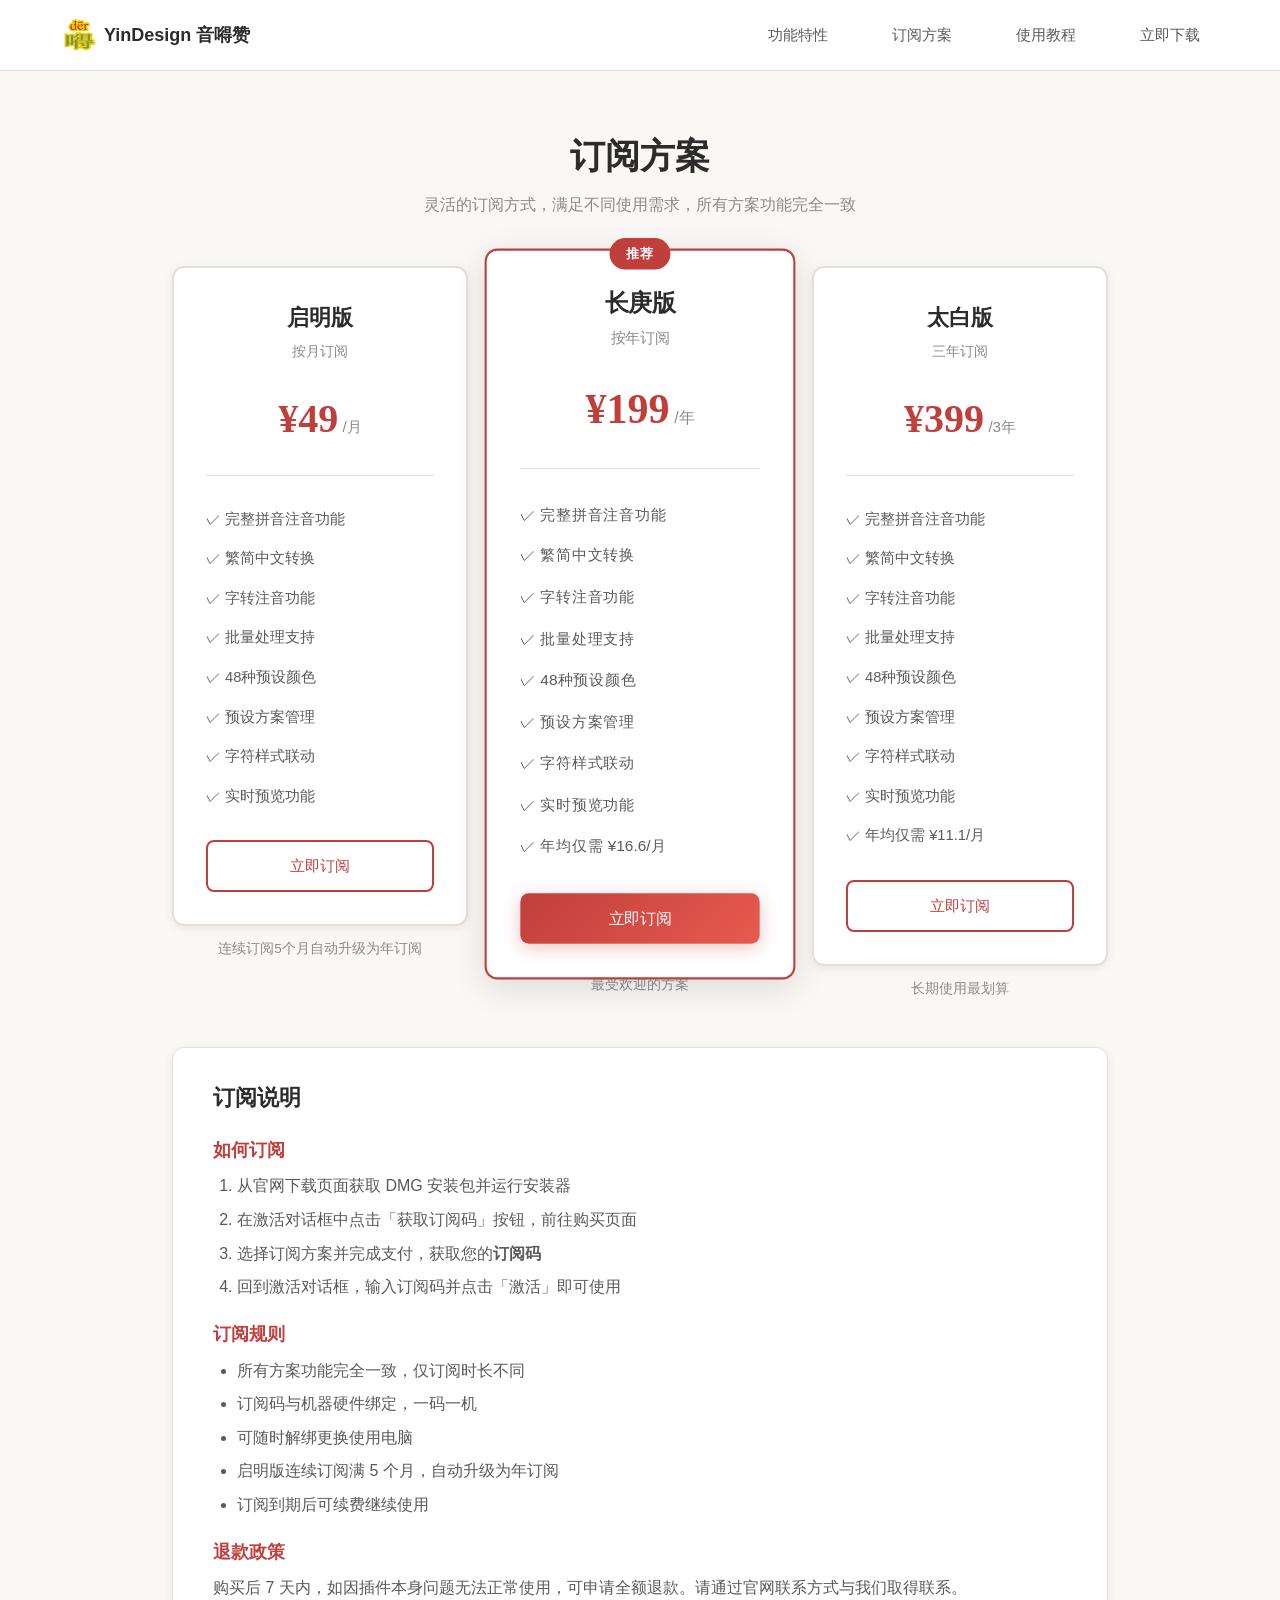
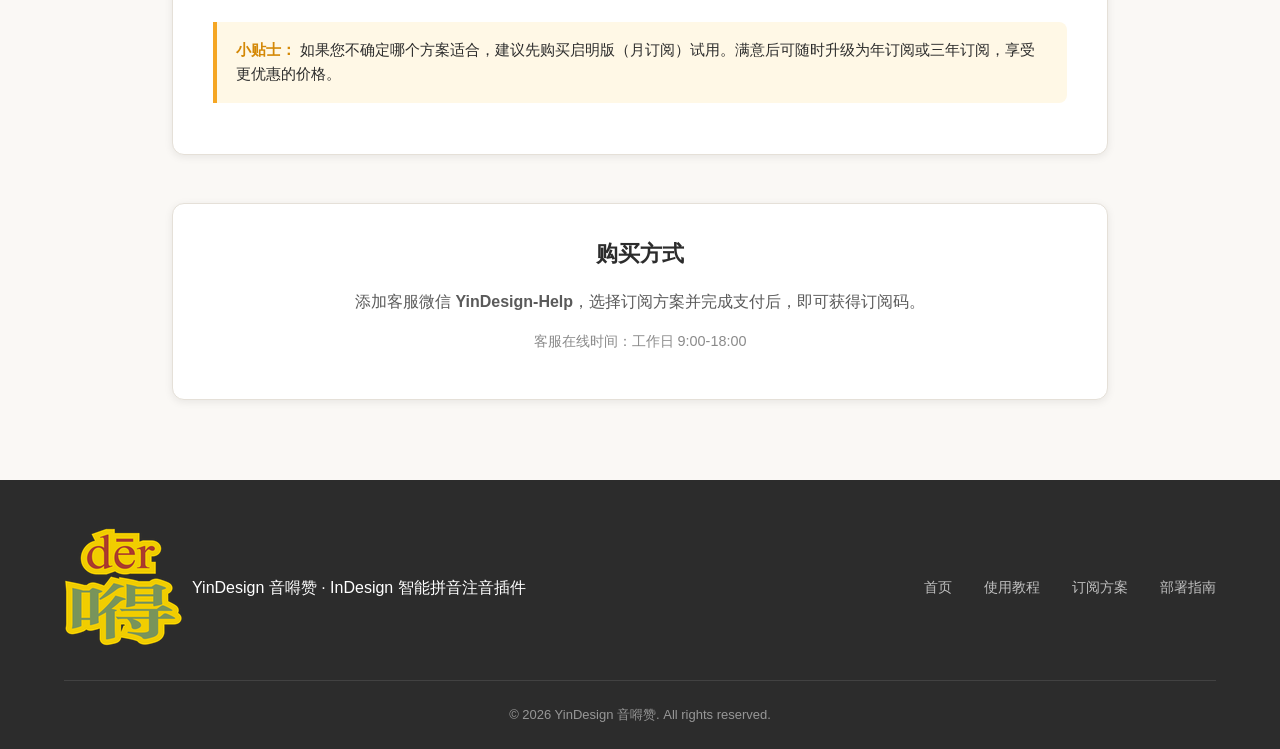
<file: buy.html>
<!DOCTYPE html>
<html lang="zh-CN">
<head>
    <meta charset="UTF-8">
    <meta name="viewport" content="width=device-width, initial-scale=1.0">
    <title>订阅方案 - YinDesign 音嘚赞 | InDesign 拼音注音插件</title>
    <meta name="description" content="YinDesign 音嘚赞订阅方案：启明版（¥49/月）、长庚版（¥199/年）、太白版（¥399/3年），灵活订阅，随时解绑。">
    <meta name="keywords" content="InDesign插件订阅,拼音插件价格,YinDesign订阅方案,InDesign注音工具购买,Mac排版插件,中文拼音插件,教材排版软件">
    <meta name="author" content="YinDesign">
    <meta name="robots" content="index, follow">
    <link rel="canonical" href="https://yindesign.vip/buy.html">

    <!-- Open Graph -->
    <meta property="og:type" content="product">
    <meta property="og:title" content="订阅方案 - YinDesign 音嘚赞 | InDesign 拼音注音插件">
    <meta property="og:description" content="YinDesign 音嘚赞订阅方案：启明版（¥49/月）、长庚版（¥199/年）、太白版（¥399/3年），灵活订阅，随时解绑。">
    <meta property="og:url" content="https://yindesign.vip/buy.html">
    <meta property="og:site_name" content="YinDesign 音嘚赞">
    <meta property="og:locale" content="zh_CN">

    <!-- 面包屑结构化数据 -->
    <script type="application/ld+json">
    {
        "@context": "https://schema.org",
        "@type": "BreadcrumbList",
        "itemListElement": [
            {"@type": "ListItem", "position": 1, "name": "首页", "item": "https://yindesign.vip/"},
            {"@type": "ListItem", "position": 2, "name": "订阅方案", "item": "https://yindesign.vip/buy.html"}
        ]
    }
    </script>

    <link rel="stylesheet" href="styles.css">
    <style>
        .buy-page { padding-top: 80px; background: var(--bg-light); }
        .buy-container { max-width: 1000px; margin: 0 auto; padding: 3rem 2rem 5rem; }
        .buy-header { text-align: center; margin-bottom: 3rem; }
        .buy-header h1 { font-size: 2.2rem; margin-bottom: 0.5rem; }
        .buy-header p { color: var(--text-muted); }

        .pricing-grid { display: grid; grid-template-columns: repeat(3, 1fr); gap: 1.5rem; margin-bottom: 2rem; }
        .pricing-col { display: flex; flex-direction: column; }
        .pricing-card { background: white; border-radius: var(--radius-lg); padding: 2rem; box-shadow: var(--shadow-sm); border: 2px solid var(--border); flex: 1; display: flex; flex-direction: column; transition: all 0.3s; }
        .pricing-card:hover { transform: translateY(-4px); box-shadow: var(--shadow-md); }
        .pricing-card.featured { border-color: var(--primary); position: relative; }
        .pricing-badge { position: absolute; top: -12px; left: 50%; transform: translateX(-50%); background: var(--primary); color: white; padding: 0.3rem 1rem; border-radius: 999px; font-size: 0.8rem; font-weight: 600; }
        .pricing-header { text-align: center; margin-bottom: 1.5rem; }
        .pricing-name { font-size: 1.4rem; margin-bottom: 0.25rem; color: var(--text-primary); }
        .pricing-desc { color: var(--text-muted); font-size: 0.9rem; }
        .pricing-price { text-align: center; margin-bottom: 1.5rem; padding-bottom: 1.5rem; border-bottom: 1px solid var(--border); }
        .price-amount { font-size: 2.5rem; font-weight: 800; color: var(--primary); }
        .price-period { color: var(--text-muted); font-size: 0.95rem; }
        .pricing-features { list-style: none; padding: 0; margin: 0 0 1.5rem; flex: 1; }
        .pricing-features li { padding: 0.5rem 0; color: var(--text-secondary); font-size: 0.92rem; border-bottom: 1px solid var(--border-light); }
        .pricing-features li:last-child { border-bottom: none; }
        .pricing-card-note { text-align: center; color: var(--text-muted); font-size: 0.85rem; margin-top: 0.75rem; }

        .buy-info { background: white; border-radius: var(--radius-lg); padding: 2rem 2.5rem; margin-top: 3rem; box-shadow: var(--shadow-sm); border: 1px solid var(--border); }
        .buy-info h2 { font-size: 1.4rem; margin-bottom: 1rem; color: var(--text-primary); }
        .buy-info h3 { font-size: 1.1rem; margin: 1.25rem 0 0.5rem; color: var(--primary); }
        .buy-info p { margin-bottom: 0.75rem; color: var(--text-secondary); line-height: 1.8; }
        .buy-info ol { margin-left: 1.5rem; margin-bottom: 1rem; color: var(--text-secondary); }
        .buy-info li { margin-bottom: 0.4rem; line-height: 1.7; }
        .buy-info .tip { background: #fff8e6; border-left: 4px solid #f5a623; padding: 1rem 1.2rem; border-radius: 0 8px 8px 0; margin: 1.2rem 0; font-size: 0.95rem; }
        .buy-info .tip strong { color: #d48806; }

        @media (max-width: 900px) {
            .pricing-grid { grid-template-columns: 1fr; gap: 2rem; }
            .buy-container { padding: 2rem 1rem 4rem; }
            .buy-info { padding: 1.5rem; }
        }
    </style>
</head>
<body>
    <nav class="navbar">
        <div class="container">
            <div class="nav-brand">
                <a href="index.html" style="display:flex;align-items:center;gap:0.5rem;text-decoration:none;color:inherit;">
                    <img src="images/logo-yindesign.png" alt="YinDesign" class="brand-logo">
                    <span class="brand-text"><span class="brand-yd">YinDesign</span> <span class="brand-name">音嘚赞</span></span>
                </a>
            </div>
            <button class="nav-toggle" aria-label="菜单"><span></span><span></span><span></span></button>
            <ul class="nav-menu">
                <li><a href="index.html#features">功能特性</a></li>
                <li><a href="index.html#pricing">订阅方案</a></li>
                <li><a href="tutorial.html">使用教程</a></li>
                <li><a href="index.html#download">立即下载</a></li>
            </ul>
        </div>
    </nav>

    <main class="buy-page">
        <div class="buy-container">
            <div class="buy-header">
                <h1>订阅方案</h1>
                <p>灵活的订阅方式，满足不同使用需求，所有方案功能完全一致</p>
            </div>

            <div class="pricing-grid">
                <div class="pricing-col">
                    <div class="pricing-card">
                        <div class="pricing-header">
                            <h3 class="pricing-name">启明版</h3>
                            <p class="pricing-desc">按月订阅</p>
                        </div>
                        <div class="pricing-price">
                            <span class="price-amount">¥49</span>
                            <span class="price-period">/月</span>
                        </div>
                        <ul class="pricing-features">
                            <li>✓ 完整拼音注音功能</li>
                            <li>✓ 繁简中文转换</li>
                            <li>✓ 字转注音功能</li>
                            <li>✓ 批量处理支持</li>
                            <li>✓ 48种预设颜色</li>
                            <li>✓ 预设方案管理</li>
                            <li>✓ 字符样式联动</li>
                            <li>✓ 实时预览功能</li>
                        </ul>
                        <a href="#contact" class="btn btn-outline btn-block">立即订阅</a>
                    </div>
                    <p class="pricing-card-note">连续订阅5个月自动升级为年订阅</p>
                </div>

                <div class="pricing-col">
                    <div class="pricing-card featured">
                        <div class="pricing-badge">推荐</div>
                        <div class="pricing-header">
                            <h3 class="pricing-name">长庚版</h3>
                            <p class="pricing-desc">按年订阅</p>
                        </div>
                        <div class="pricing-price">
                            <span class="price-amount">¥199</span>
                            <span class="price-period">/年</span>
                        </div>
                        <ul class="pricing-features">
                            <li>✓ 完整拼音注音功能</li>
                            <li>✓ 繁简中文转换</li>
                            <li>✓ 字转注音功能</li>
                            <li>✓ 批量处理支持</li>
                            <li>✓ 48种预设颜色</li>
                            <li>✓ 预设方案管理</li>
                            <li>✓ 字符样式联动</li>
                            <li>✓ 实时预览功能</li>
                            <li>✓ 年均仅需 ¥16.6/月</li>
                        </ul>
                        <a href="#contact" class="btn btn-primary btn-block">立即订阅</a>
                    </div>
                    <p class="pricing-card-note">最受欢迎的方案</p>
                </div>

                <div class="pricing-col">
                    <div class="pricing-card">
                        <div class="pricing-header">
                            <h3 class="pricing-name">太白版</h3>
                            <p class="pricing-desc">三年订阅</p>
                        </div>
                        <div class="pricing-price">
                            <span class="price-amount">¥399</span>
                            <span class="price-period">/3年</span>
                        </div>
                        <ul class="pricing-features">
                            <li>✓ 完整拼音注音功能</li>
                            <li>✓ 繁简中文转换</li>
                            <li>✓ 字转注音功能</li>
                            <li>✓ 批量处理支持</li>
                            <li>✓ 48种预设颜色</li>
                            <li>✓ 预设方案管理</li>
                            <li>✓ 字符样式联动</li>
                            <li>✓ 实时预览功能</li>
                            <li>✓ 年均仅需 ¥11.1/月</li>
                        </ul>
                        <a href="#contact" class="btn btn-outline btn-block">立即订阅</a>
                    </div>
                    <p class="pricing-card-note">长期使用最划算</p>
                </div>
            </div>

            <div class="buy-info">
                <h2>订阅说明</h2>

                <h3>如何订阅</h3>
                <ol>
                    <li>从官网<a href="index.html#download">下载页面</a>获取 DMG 安装包并运行安装器</li>
                    <li>在激活对话框中点击「获取订阅码」按钮，前往购买页面</li>
                    <li>选择订阅方案并完成支付，获取您的<strong>订阅码</strong></li>
                    <li>回到激活对话框，输入订阅码并点击「激活」即可使用</li>
                </ol>

                <h3>订阅规则</h3>
                <ul style="padding-left:1.5rem;color:var(--text-secondary);margin-bottom:1rem;">
                    <li>所有方案功能完全一致，仅订阅时长不同</li>
                    <li>订阅码与机器硬件绑定，一码一机</li>
                    <li>可随时解绑更换使用电脑</li>
                    <li>启明版连续订阅满 5 个月，自动升级为年订阅</li>
                    <li>订阅到期后可续费继续使用</li>
                </ul>

                <h3>退款政策</h3>
                <p>购买后 7 天内，如因插件本身问题无法正常使用，可申请全额退款。请通过官网联系方式与我们取得联系。</p>

                <div class="tip">
                    <strong>小贴士：</strong>
                    如果您不确定哪个方案适合，建议先购买启明版（月订阅）试用。满意后可随时升级为年订阅或三年订阅，享受更优惠的价格。
                </div>
            </div>

            <div id="contact" class="buy-info" style="text-align: center;">
                <h2>购买方式</h2>
                <p>添加客服微信 <strong>YinDesign-Help</strong>，选择订阅方案并完成支付后，即可获得订阅码。</p>
                <p style="color: var(--text-muted); font-size: 0.9rem;">客服在线时间：工作日 9:00-18:00</p>
            </div>
        </div>
    </main>

    <footer class="footer">
        <div class="container">
            <div class="footer-content">
                <div class="footer-brand">
                    <img src="images/logo-yindesign.png" alt="YinDesign" class="footer-logo">
                    <p>YinDesign 音嘚赞 · InDesign 智能拼音注音插件</p>
                </div>
                <div class="footer-links">
                    <a href="index.html">首页</a>
                    <a href="tutorial.html">使用教程</a>
                    <a href="buy.html">订阅方案</a>
                    <a href="deploy-guide.html">部署指南</a>
                </div>
            </div>
            <div class="footer-bottom">
                <p>&copy; 2026 YinDesign 音嘚赞. All rights reserved.</p>
            </div>
        </div>
    </footer>
</body>
</html>
</file>
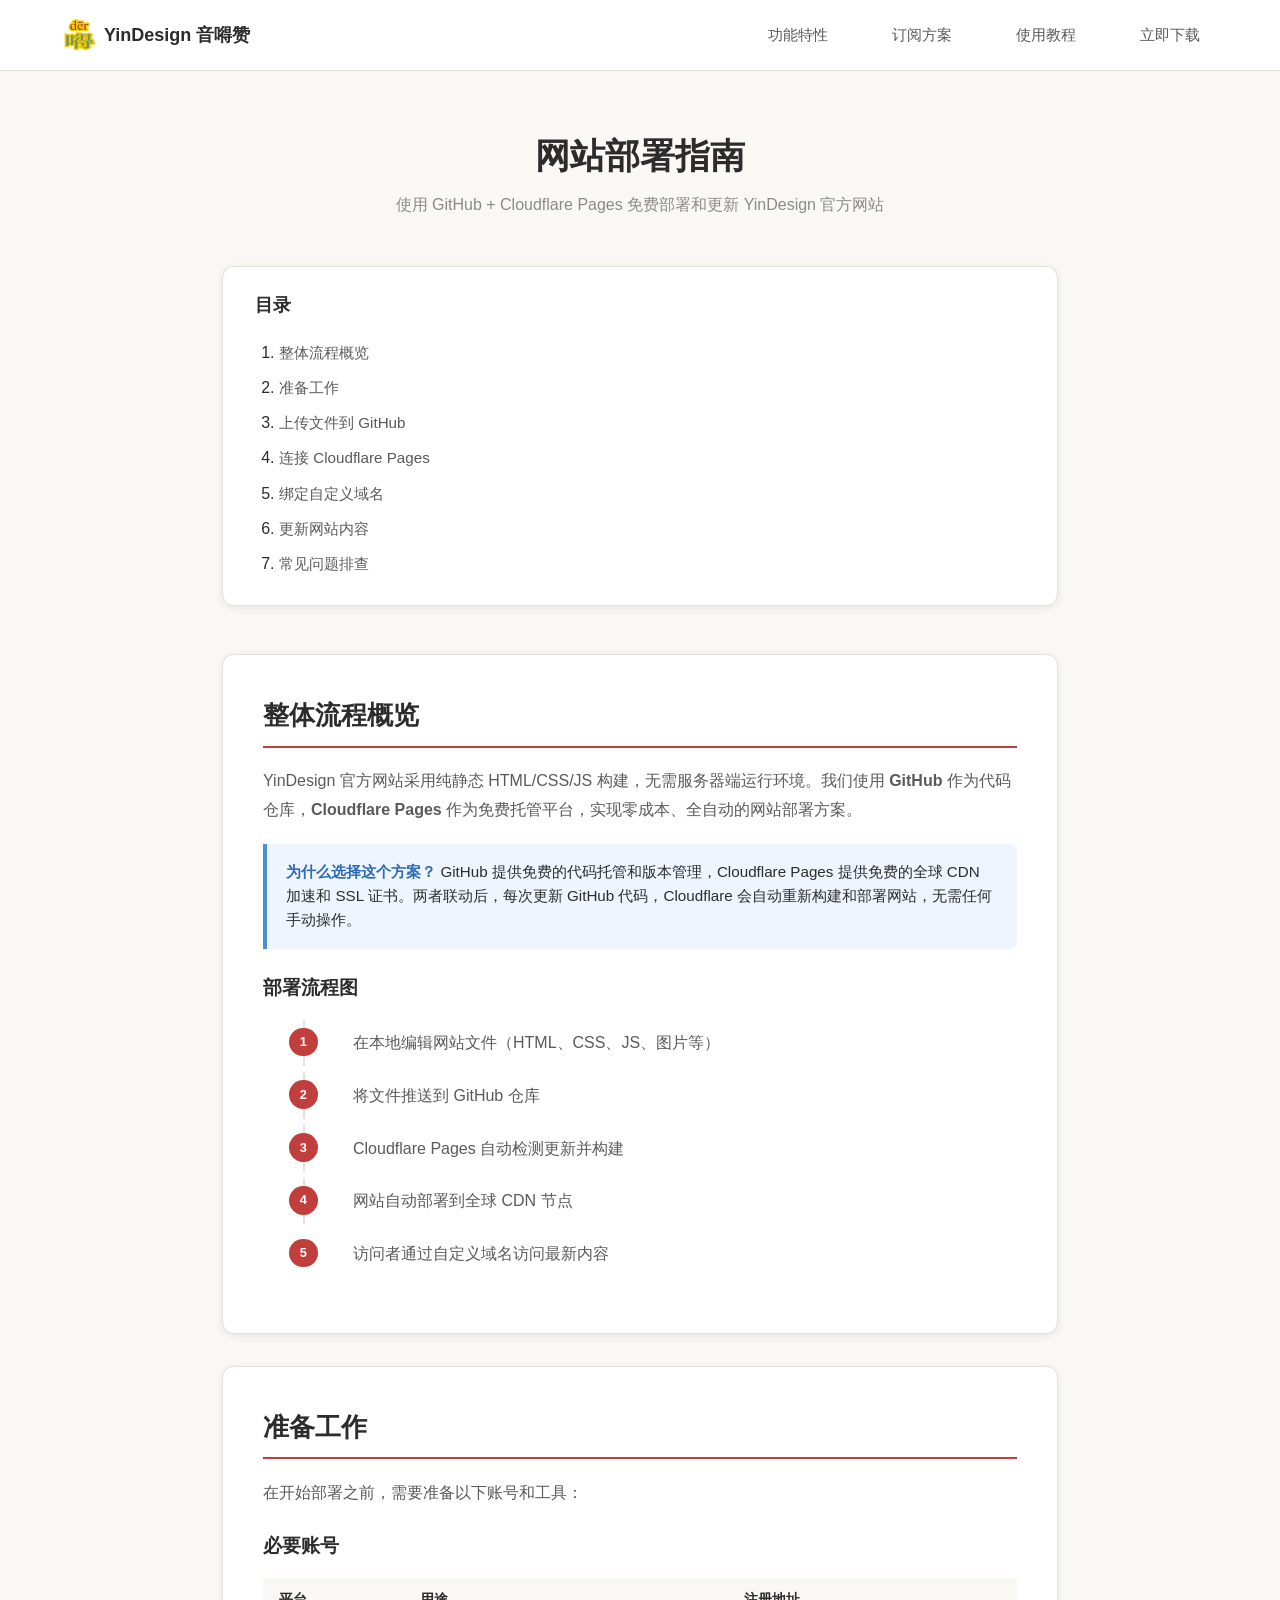
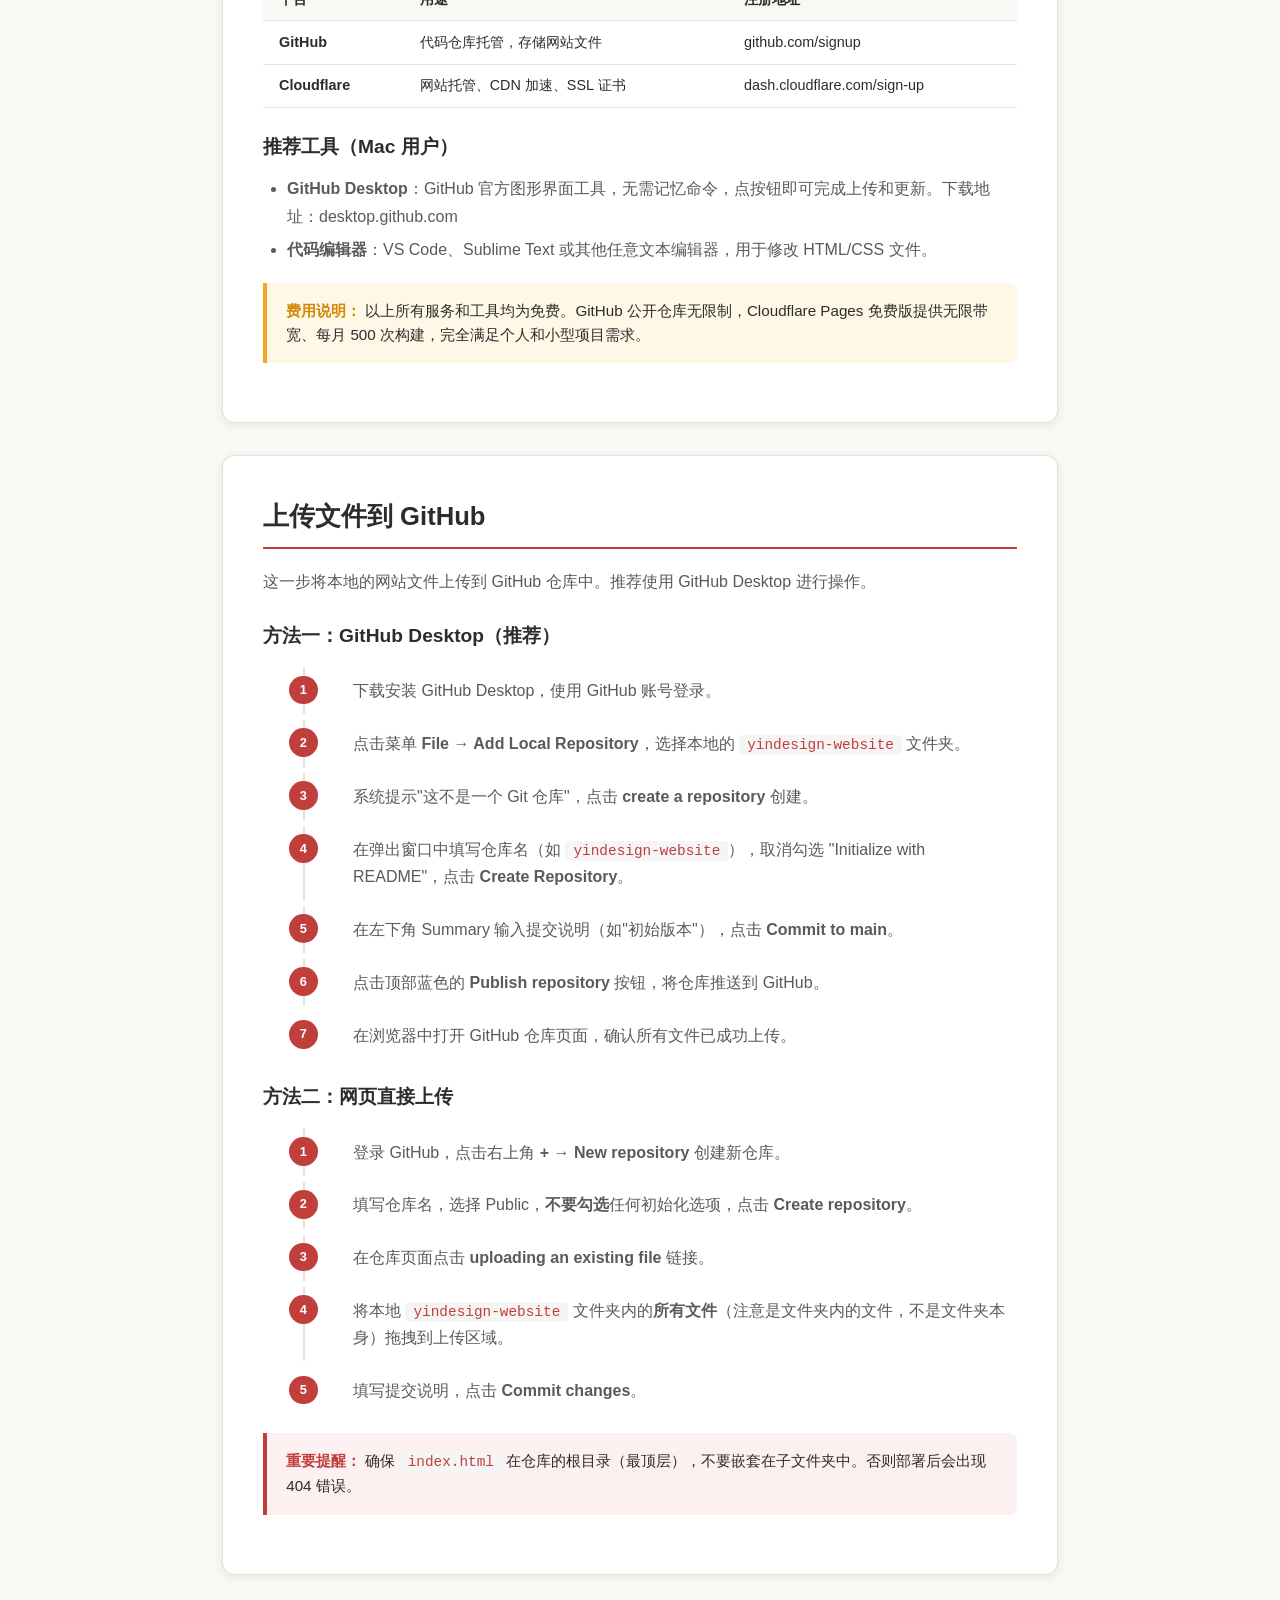
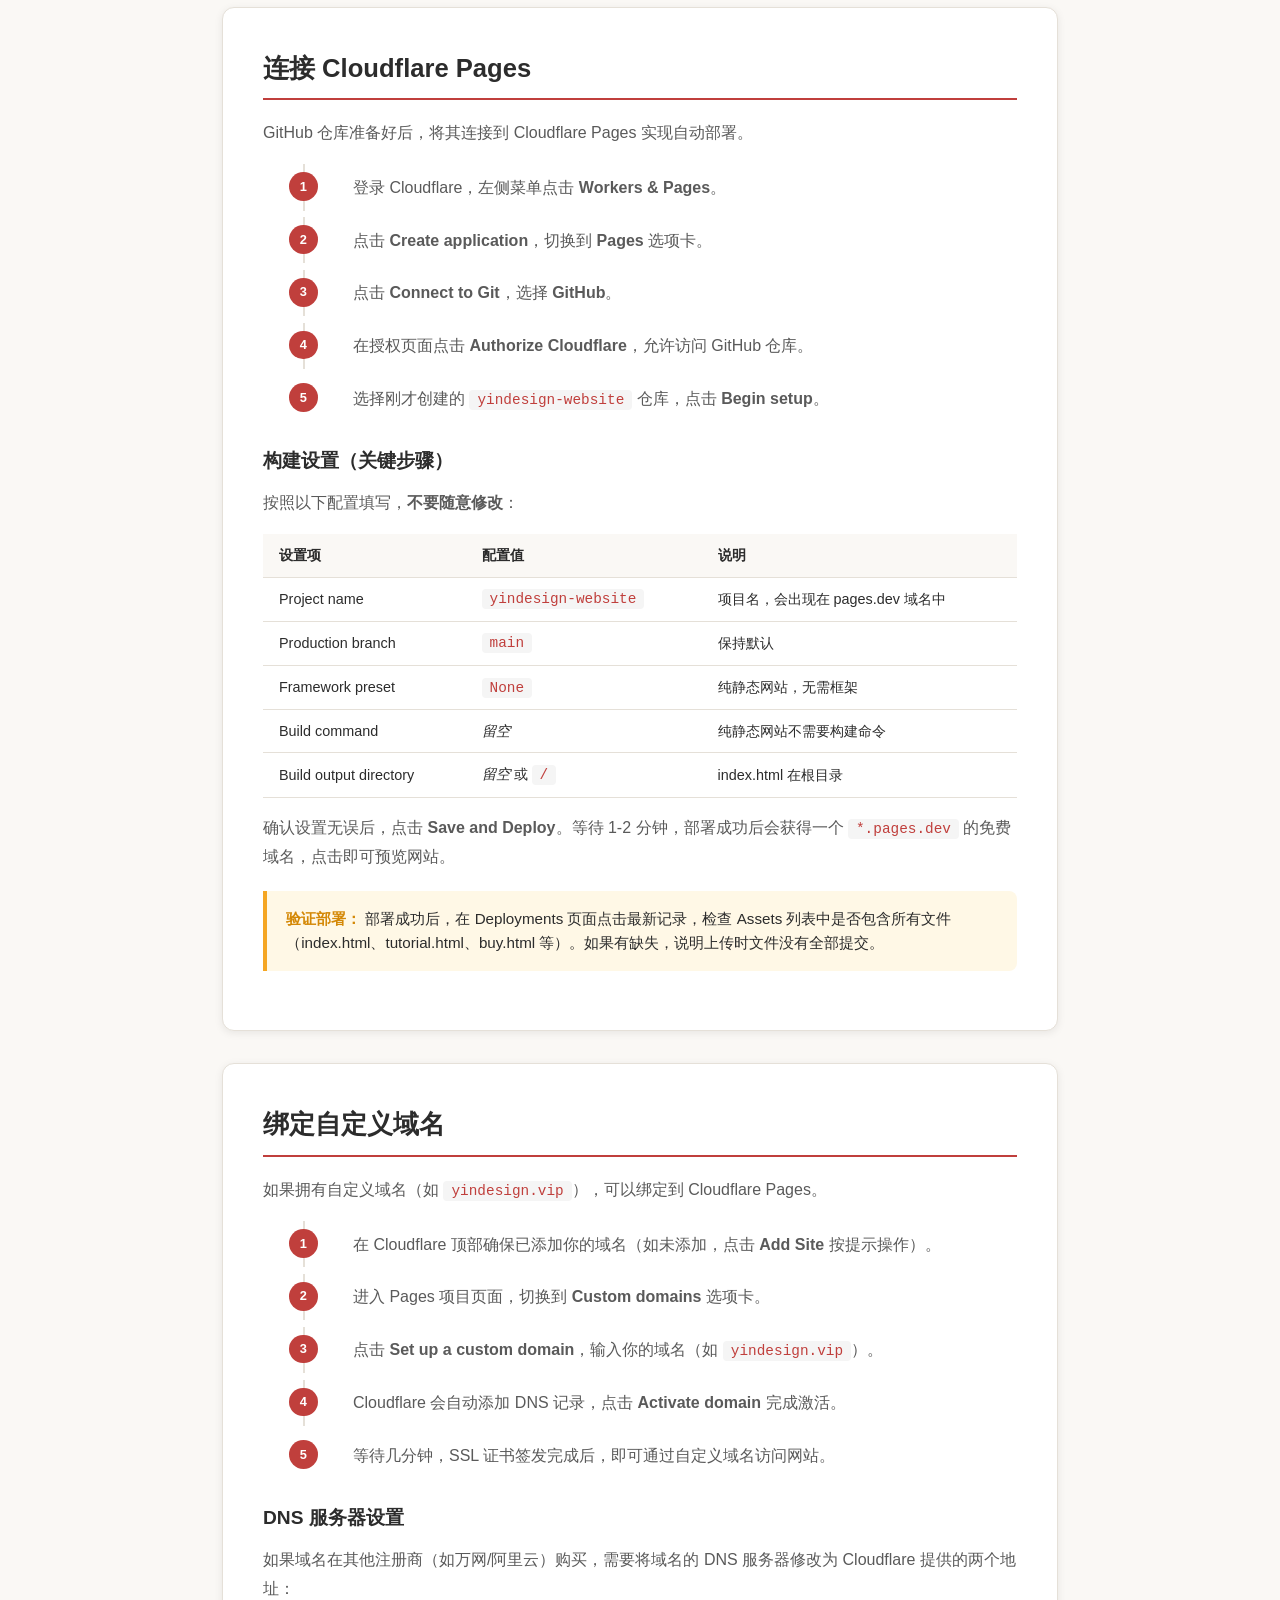
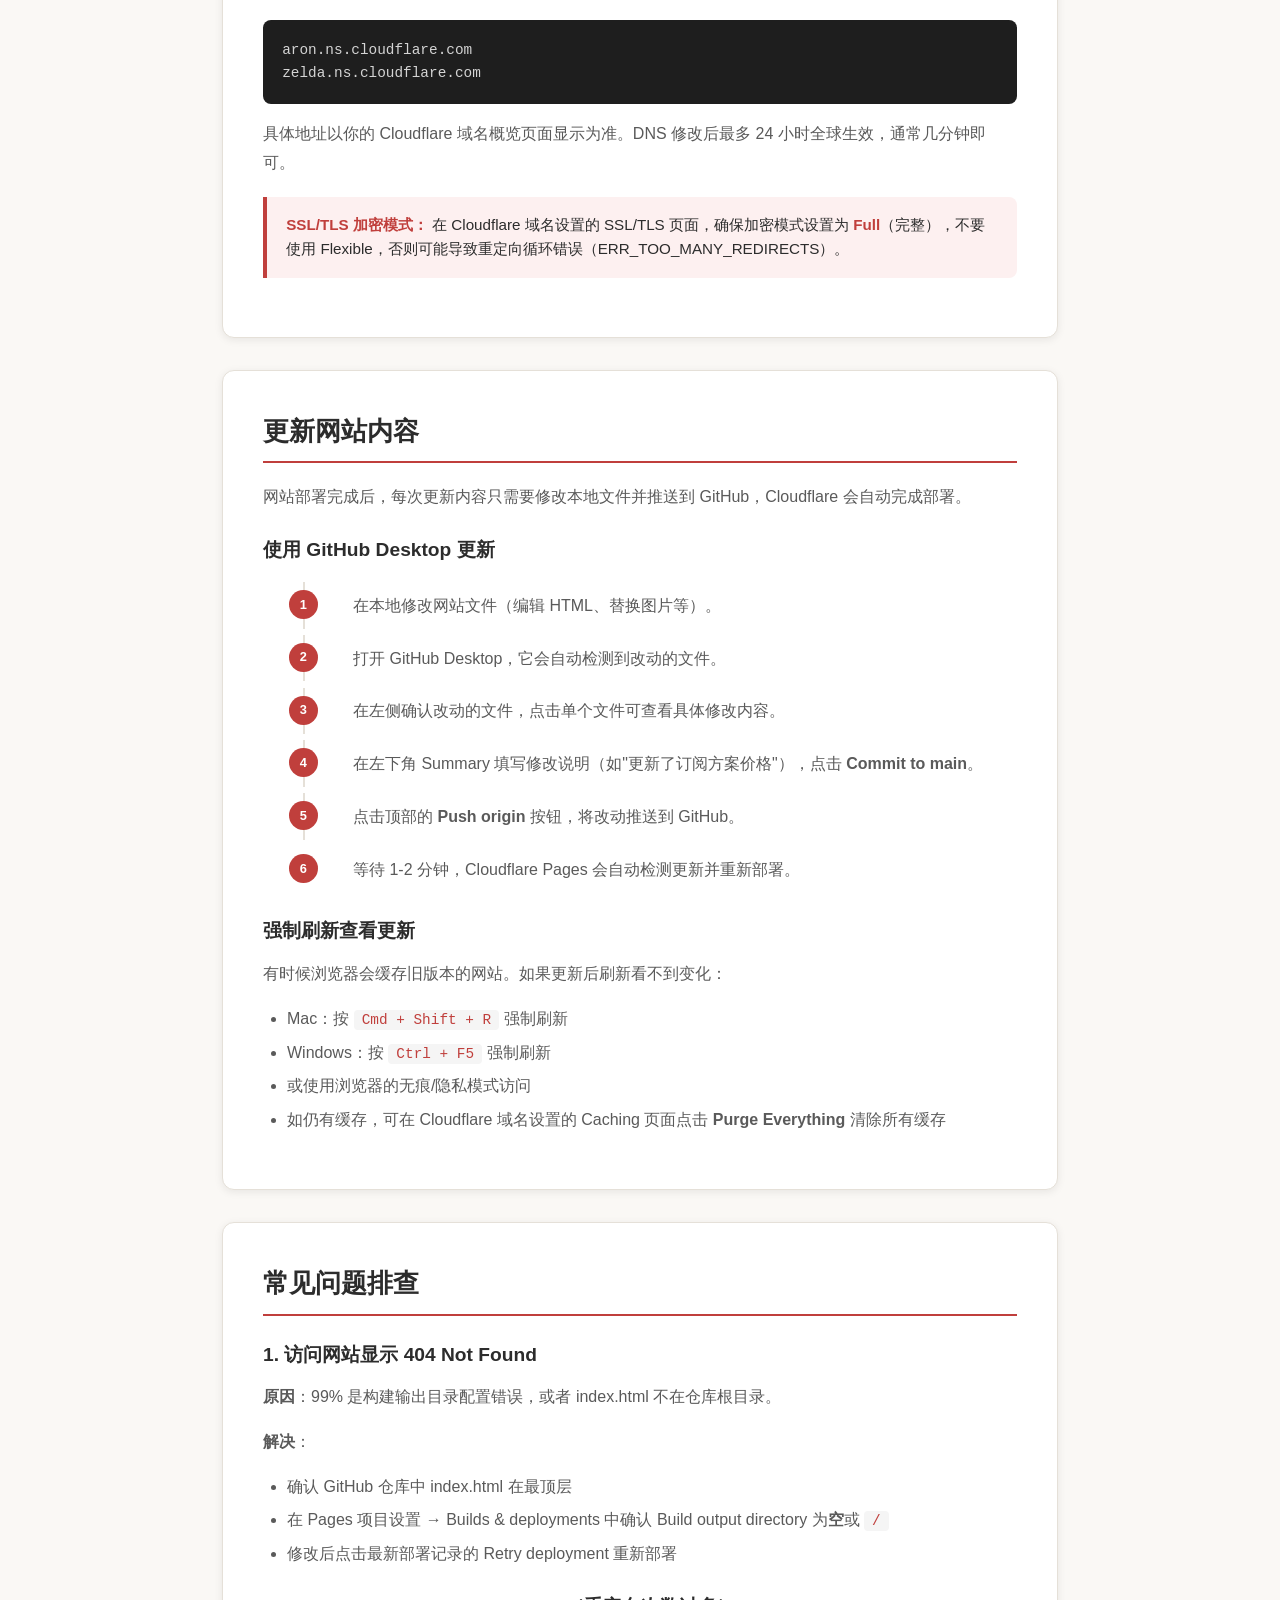
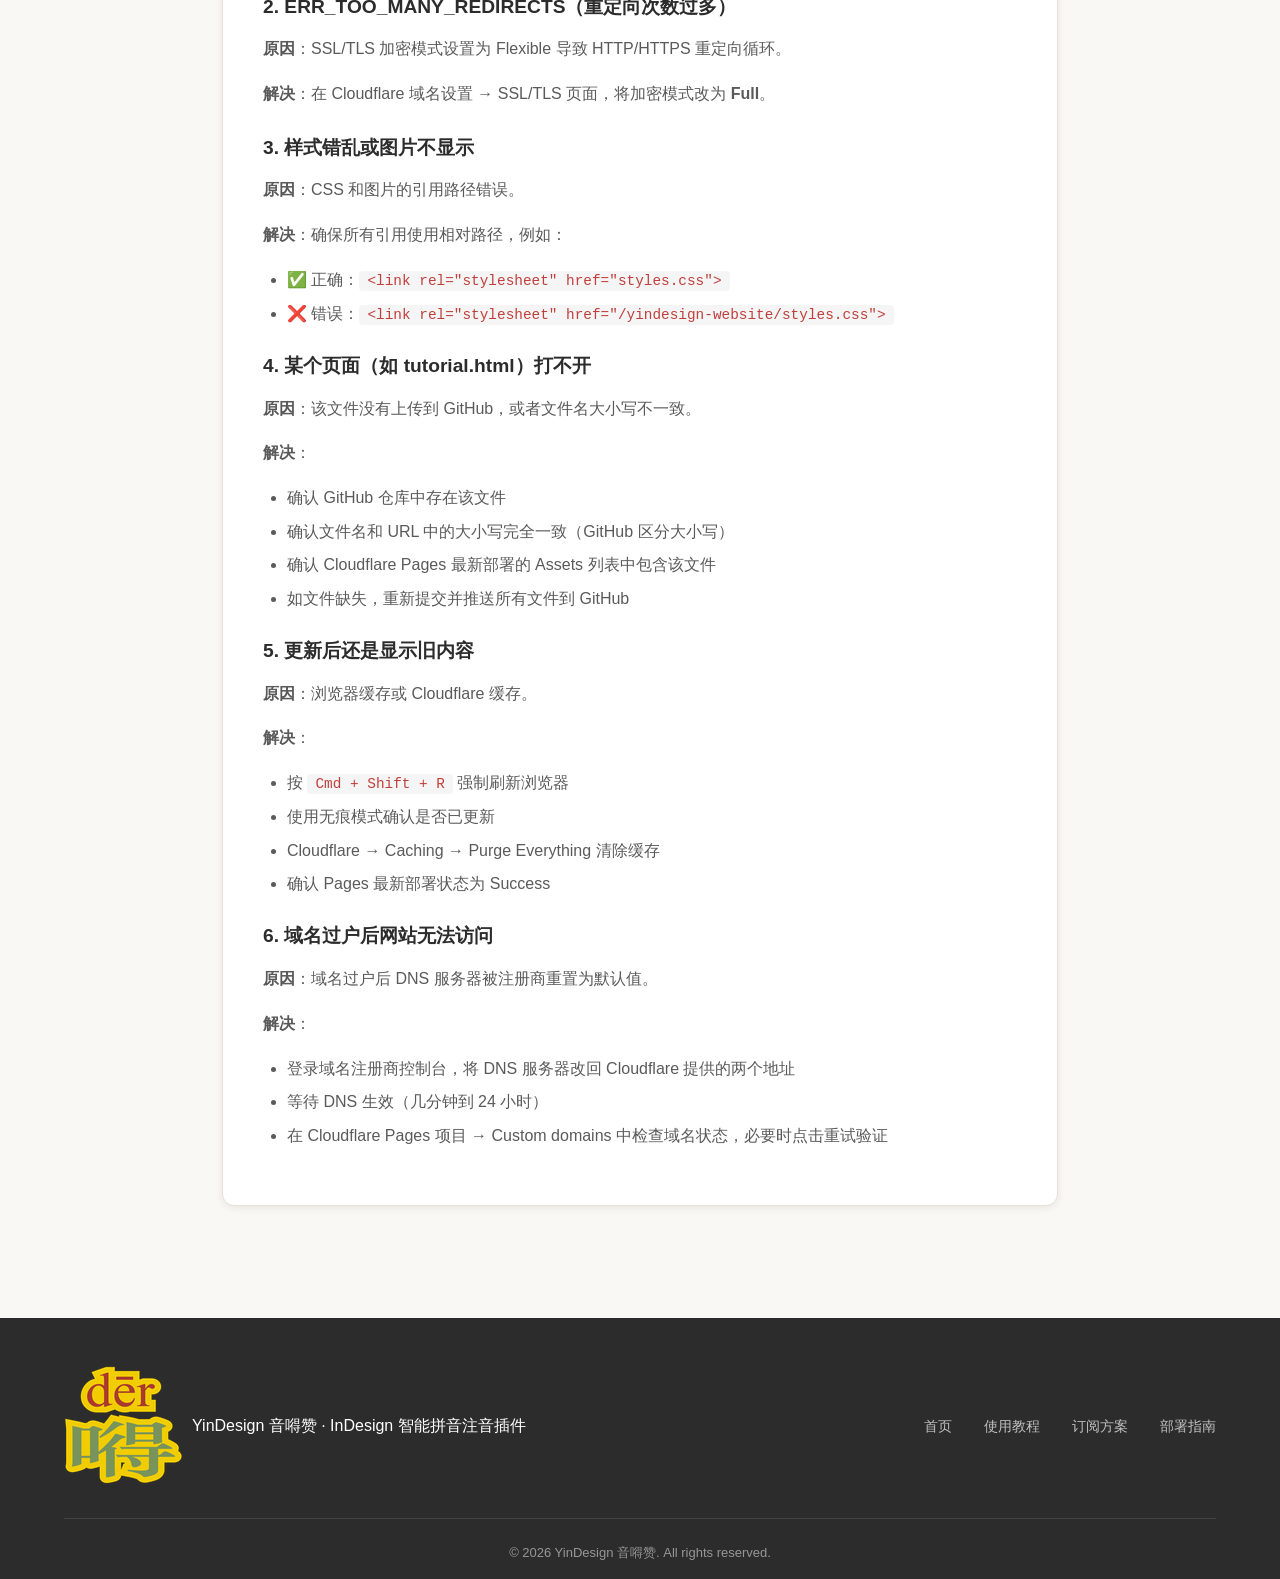
<file: deploy-guide.html>
<!DOCTYPE html>
<html lang="zh-CN">
<head>
    <meta charset="UTF-8">
    <meta name="viewport" content="width=device-width, initial-scale=1.0">
    <title>部署指南 - YinDesign 音嘚赞 | 网站部署与更新教程</title>
    <meta name="description" content="YinDesign 音嘚赞官方网站部署指南：使用 GitHub 和 Cloudflare Pages 免费部署网站，更新内容，绑定自定义域名的完整教程。">
    <meta name="keywords" content="网站部署教程,GitHub Pages部署,Cloudflare Pages教程,免费网站部署,静态网站托管,自定义域名绑定,网站更新方法">
    <meta name="author" content="YinDesign">
    <meta name="robots" content="index, follow">
    <link rel="canonical" href="https://yindesign.vip/deploy-guide.html">

    <!-- Open Graph -->
    <meta property="og:type" content="article">
    <meta property="og:title" content="部署指南 - YinDesign 音嘚赞 | 网站部署与更新教程">
    <meta property="og:description" content="YinDesign 音嘚赞官方网站部署指南：使用 GitHub 和 Cloudflare Pages 免费部署网站，更新内容，绑定自定义域名的完整教程。">
    <meta property="og:url" content="https://yindesign.vip/deploy-guide.html">
    <meta property="og:site_name" content="YinDesign 音嘚赞">
    <meta property="og:locale" content="zh_CN">

    <!-- 面包屑结构化数据 -->
    <script type="application/ld+json">
    {
        "@context": "https://schema.org",
        "@type": "BreadcrumbList",
        "itemListElement": [
            {"@type": "ListItem", "position": 1, "name": "首页", "item": "https://yindesign.vip/"},
            {"@type": "ListItem", "position": 2, "name": "部署指南", "item": "https://yindesign.vip/deploy-guide.html"}
        ]
    }
    </script>

    <link rel="stylesheet" href="styles.css">
    <style>
        .guide-page { padding-top: 80px; background: var(--bg-light); }
        .guide-container { max-width: 900px; margin: 0 auto; padding: 3rem 2rem 5rem; }
        .guide-header { text-align: center; margin-bottom: 3rem; }
        .guide-header h1 { font-size: 2.2rem; margin-bottom: 0.5rem; }
        .guide-header p { color: var(--text-muted); }

        .guide-toc { background: white; border-radius: var(--radius-lg); padding: 1.5rem 2rem; margin-bottom: 3rem; box-shadow: var(--shadow-sm); border: 1px solid var(--border); }
        .guide-toc h3 { font-size: 1.1rem; margin-bottom: 1rem; color: var(--text-primary); }
        .guide-toc ol { padding-left: 1.5rem; margin: 0; }
        .guide-toc li { padding: 0.3rem 0; }
        .guide-toc li a { color: var(--text-secondary); font-size: 0.95rem; text-decoration: none; transition: color 0.2s; }
        .guide-toc li a:hover { color: var(--primary); }

        .guide-section { background: white; border-radius: var(--radius-lg); padding: 2.5rem; margin-bottom: 2rem; box-shadow: var(--shadow-sm); border: 1px solid var(--border); }
        .guide-section h2 { font-size: 1.6rem; margin-bottom: 1.2rem; padding-bottom: 0.6rem; border-bottom: 2px solid var(--primary); color: var(--text-primary); }
        .guide-section h3 { font-size: 1.2rem; margin: 1.5rem 0 0.8rem; color: var(--text-primary); }
        .guide-section h4 { font-size: 1rem; margin: 1.2rem 0 0.5rem; color: var(--primary); font-weight: 600; }
        .guide-section p { margin-bottom: 1rem; color: var(--text-secondary); line-height: 1.8; }
        .guide-section ul, .guide-section ol { margin-left: 1.5rem; margin-bottom: 1rem; color: var(--text-secondary); }
        .guide-section li { margin-bottom: 0.4rem; line-height: 1.7; }
        .guide-section code { background: #f5f5f5; padding: 2px 8px; border-radius: 4px; font-family: "SF Mono", Monaco, Consolas, monospace; font-size: 0.9rem; color: var(--primary); }
        .guide-section pre { background: #1e1e1e; color: #d4d4d4; padding: 1.2rem; border-radius: 8px; overflow-x: auto; margin-bottom: 1rem; font-size: 0.85rem; }
        .guide-section pre code { background: none; color: inherit; padding: 0; }
        .guide-section table { width: 100%; border-collapse: collapse; margin: 1rem 0; font-size: 0.9rem; }
        .guide-section th, .guide-section td { padding: 0.6rem 1rem; text-align: left; border-bottom: 1px solid var(--border); }
        .guide-section th { background: var(--bg-light); font-weight: 600; color: var(--text-primary); }
        .guide-section .tip { background: #fff8e6; border-left: 4px solid #f5a623; padding: 1rem 1.2rem; border-radius: 0 8px 8px 0; margin: 1.2rem 0; font-size: 0.95rem; }
        .guide-section .tip strong { color: #d48806; }
        .guide-section .warning { background: #fdf0f0; border-left: 4px solid var(--primary); padding: 1rem 1.2rem; border-radius: 0 8px 8px 0; margin: 1.2rem 0; font-size: 0.95rem; }
        .guide-section .warning strong { color: var(--primary); }
        .guide-section .info { background: #eef5ff; border-left: 4px solid #4a90d9; padding: 1rem 1.2rem; border-radius: 0 8px 8px 0; margin: 1.2rem 0; font-size: 0.95rem; }
        .guide-section .info strong { color: #2d6cb5; }

        .step-list { counter-reset: step; list-style: none; padding: 0; margin: 1rem 0; }
        .step-list li { counter-increment: step; padding: 0.6rem 0 0.6rem 3rem; position: relative; border-left: 2px solid var(--border); margin-left: 1rem; }
        .step-list li::before { content: counter(step); position: absolute; left: -1rem; top: 0.5rem; width: 1.8rem; height: 1.8rem; background: var(--primary); color: white; border-radius: 50%; display: flex; align-items: center; justify-content: center; font-size: 0.8rem; font-weight: 700; }
        .step-list li:last-child { border-left-color: transparent; }

        @media (max-width: 768px) {
            .guide-section { padding: 1.5rem; }
            .guide-container { padding: 2rem 1rem 4rem; }
        }
    </style>
</head>
<body>
    <nav class="navbar">
        <div class="container">
            <div class="nav-brand">
                <a href="index.html" style="display:flex;align-items:center;gap:0.5rem;text-decoration:none;color:inherit;">
                    <img src="images/logo-yindesign.png" alt="YinDesign" class="brand-logo">
                    <span class="brand-text"><span class="brand-yd">YinDesign</span> <span class="brand-name">音嘚赞</span></span>
                </a>
            </div>
            <button class="nav-toggle" aria-label="菜单"><span></span><span></span><span></span></button>
            <ul class="nav-menu">
                <li><a href="index.html#features">功能特性</a></li>
                <li><a href="index.html#pricing">订阅方案</a></li>
                <li><a href="tutorial.html">使用教程</a></li>
                <li><a href="index.html#download">立即下载</a></li>
            </ul>
        </div>
    </nav>

    <main class="guide-page">
        <div class="guide-container">
            <div class="guide-header">
                <h1>网站部署指南</h1>
                <p>使用 GitHub + Cloudflare Pages 免费部署和更新 YinDesign 官方网站</p>
            </div>

            <nav class="guide-toc" aria-label="目录">
                <h3>目录</h3>
                <ol>
                    <li><a href="#overview">整体流程概览</a></li>
                    <li><a href="#preparation">准备工作</a></li>
                    <li><a href="#github">上传文件到 GitHub</a></li>
                    <li><a href="#cloudflare">连接 Cloudflare Pages</a></li>
                    <li><a href="#domain">绑定自定义域名</a></li>
                    <li><a href="#update">更新网站内容</a></li>
                    <li><a href="#troubleshoot">常见问题排查</a></li>
                </ol>
            </nav>

            <section class="guide-section" id="overview">
                <h2>整体流程概览</h2>
                <p>YinDesign 官方网站采用纯静态 HTML/CSS/JS 构建，无需服务器端运行环境。我们使用 <strong>GitHub</strong> 作为代码仓库，<strong>Cloudflare Pages</strong> 作为免费托管平台，实现零成本、全自动的网站部署方案。</p>
                <div class="info">
                    <strong>为什么选择这个方案？</strong>
                    GitHub 提供免费的代码托管和版本管理，Cloudflare Pages 提供免费的全球 CDN 加速和 SSL 证书。两者联动后，每次更新 GitHub 代码，Cloudflare 会自动重新构建和部署网站，无需任何手动操作。
                </div>
                <h3>部署流程图</h3>
                <ol class="step-list">
                    <li>在本地编辑网站文件（HTML、CSS、JS、图片等）</li>
                    <li>将文件推送到 GitHub 仓库</li>
                    <li>Cloudflare Pages 自动检测更新并构建</li>
                    <li>网站自动部署到全球 CDN 节点</li>
                    <li>访问者通过自定义域名访问最新内容</li>
                </ol>
            </section>

            <section class="guide-section" id="preparation">
                <h2>准备工作</h2>
                <p>在开始部署之前，需要准备以下账号和工具：</p>

                <h3>必要账号</h3>
                <table>
                    <tr><th>平台</th><th>用途</th><th>注册地址</th></tr>
                    <tr>
                        <td><strong>GitHub</strong></td>
                        <td>代码仓库托管，存储网站文件</td>
                        <td><a href="https://github.com/signup" target="_blank">github.com/signup</a></td>
                    </tr>
                    <tr>
                        <td><strong>Cloudflare</strong></td>
                        <td>网站托管、CDN 加速、SSL 证书</td>
                        <td><a href="https://dash.cloudflare.com/sign-up" target="_blank">dash.cloudflare.com/sign-up</a></td>
                    </tr>
                </table>

                <h3>推荐工具（Mac 用户）</h3>
                <ul>
                    <li><strong>GitHub Desktop</strong>：GitHub 官方图形界面工具，无需记忆命令，点按钮即可完成上传和更新。下载地址：<a href="https://desktop.github.com" target="_blank">desktop.github.com</a></li>
                    <li><strong>代码编辑器</strong>：VS Code、Sublime Text 或其他任意文本编辑器，用于修改 HTML/CSS 文件。</li>
                </ul>

                <div class="tip">
                    <strong>费用说明：</strong>
                    以上所有服务和工具均为免费。GitHub 公开仓库无限制，Cloudflare Pages 免费版提供无限带宽、每月 500 次构建，完全满足个人和小型项目需求。
                </div>
            </section>

            <section class="guide-section" id="github">
                <h2>上传文件到 GitHub</h2>
                <p>这一步将本地的网站文件上传到 GitHub 仓库中。推荐使用 GitHub Desktop 进行操作。</p>

                <h3>方法一：GitHub Desktop（推荐）</h3>
                <ol class="step-list">
                    <li>下载安装 GitHub Desktop，使用 GitHub 账号登录。</li>
                    <li>点击菜单 <strong>File → Add Local Repository</strong>，选择本地的 <code>yindesign-website</code> 文件夹。</li>
                    <li>系统提示"这不是一个 Git 仓库"，点击 <strong>create a repository</strong> 创建。</li>
                    <li>在弹出窗口中填写仓库名（如 <code>yindesign-website</code>），取消勾选 "Initialize with README"，点击 <strong>Create Repository</strong>。</li>
                    <li>在左下角 Summary 输入提交说明（如"初始版本"），点击 <strong>Commit to main</strong>。</li>
                    <li>点击顶部蓝色的 <strong>Publish repository</strong> 按钮，将仓库推送到 GitHub。</li>
                    <li>在浏览器中打开 GitHub 仓库页面，确认所有文件已成功上传。</li>
                </ol>

                <h3>方法二：网页直接上传</h3>
                <ol class="step-list">
                    <li>登录 GitHub，点击右上角 <strong>+ → New repository</strong> 创建新仓库。</li>
                    <li>填写仓库名，选择 Public，<strong>不要勾选</strong>任何初始化选项，点击 <strong>Create repository</strong>。</li>
                    <li>在仓库页面点击 <strong>uploading an existing file</strong> 链接。</li>
                    <li>将本地 <code>yindesign-website</code> 文件夹内的<strong>所有文件</strong>（注意是文件夹内的文件，不是文件夹本身）拖拽到上传区域。</li>
                    <li>填写提交说明，点击 <strong>Commit changes</strong>。</li>
                </ol>

                <div class="warning">
                    <strong>重要提醒：</strong>
                    确保 <code>index.html</code> 在仓库的根目录（最顶层），不要嵌套在子文件夹中。否则部署后会出现 404 错误。
                </div>
            </section>

            <section class="guide-section" id="cloudflare">
                <h2>连接 Cloudflare Pages</h2>
                <p>GitHub 仓库准备好后，将其连接到 Cloudflare Pages 实现自动部署。</p>
                <ol class="step-list">
                    <li>登录 Cloudflare，左侧菜单点击 <strong>Workers & Pages</strong>。</li>
                    <li>点击 <strong>Create application</strong>，切换到 <strong>Pages</strong> 选项卡。</li>
                    <li>点击 <strong>Connect to Git</strong>，选择 <strong>GitHub</strong>。</li>
                    <li>在授权页面点击 <strong>Authorize Cloudflare</strong>，允许访问 GitHub 仓库。</li>
                    <li>选择刚才创建的 <code>yindesign-website</code> 仓库，点击 <strong>Begin setup</strong>。</li>
                </ol>

                <h3>构建设置（关键步骤）</h3>
                <p>按照以下配置填写，<strong>不要随意修改</strong>：</p>
                <table>
                    <tr><th>设置项</th><th>配置值</th><th>说明</th></tr>
                    <tr><td>Project name</td><td><code>yindesign-website</code></td><td>项目名，会出现在 pages.dev 域名中</td></tr>
                    <tr><td>Production branch</td><td><code>main</code></td><td>保持默认</td></tr>
                    <tr><td>Framework preset</td><td><code>None</code></td><td>纯静态网站，无需框架</td></tr>
                    <tr><td>Build command</td><td><em>留空</em></td><td>纯静态网站不需要构建命令</td></tr>
                    <tr><td>Build output directory</td><td><em>留空</em> 或 <code>/</code></td><td>index.html 在根目录</td></tr>
                </table>

                <p>确认设置无误后，点击 <strong>Save and Deploy</strong>。等待 1-2 分钟，部署成功后会获得一个 <code>*.pages.dev</code> 的免费域名，点击即可预览网站。</p>

                <div class="tip">
                    <strong>验证部署：</strong>
                    部署成功后，在 Deployments 页面点击最新记录，检查 Assets 列表中是否包含所有文件（index.html、tutorial.html、buy.html 等）。如果有缺失，说明上传时文件没有全部提交。
                </div>
            </section>

            <section class="guide-section" id="domain">
                <h2>绑定自定义域名</h2>
                <p>如果拥有自定义域名（如 <code>yindesign.vip</code>），可以绑定到 Cloudflare Pages。</p>
                <ol class="step-list">
                    <li>在 Cloudflare 顶部确保已添加你的域名（如未添加，点击 <strong>Add Site</strong> 按提示操作）。</li>
                    <li>进入 Pages 项目页面，切换到 <strong>Custom domains</strong> 选项卡。</li>
                    <li>点击 <strong>Set up a custom domain</strong>，输入你的域名（如 <code>yindesign.vip</code>）。</li>
                    <li>Cloudflare 会自动添加 DNS 记录，点击 <strong>Activate domain</strong> 完成激活。</li>
                    <li>等待几分钟，SSL 证书签发完成后，即可通过自定义域名访问网站。</li>
                </ol>

                <h3>DNS 服务器设置</h3>
                <p>如果域名在其他注册商（如万网/阿里云）购买，需要将域名的 DNS 服务器修改为 Cloudflare 提供的两个地址：</p>
                <pre><code>aron.ns.cloudflare.com
zelda.ns.cloudflare.com</code></pre>
                <p>具体地址以你的 Cloudflare 域名概览页面显示为准。DNS 修改后最多 24 小时全球生效，通常几分钟即可。</p>

                <div class="warning">
                    <strong>SSL/TLS 加密模式：</strong>
                    在 Cloudflare 域名设置的 SSL/TLS 页面，确保加密模式设置为 <strong>Full</strong>（完整），不要使用 Flexible，否则可能导致重定向循环错误（ERR_TOO_MANY_REDIRECTS）。
                </div>
            </section>

            <section class="guide-section" id="update">
                <h2>更新网站内容</h2>
                <p>网站部署完成后，每次更新内容只需要修改本地文件并推送到 GitHub，Cloudflare 会自动完成部署。</p>

                <h3>使用 GitHub Desktop 更新</h3>
                <ol class="step-list">
                    <li>在本地修改网站文件（编辑 HTML、替换图片等）。</li>
                    <li>打开 GitHub Desktop，它会自动检测到改动的文件。</li>
                    <li>在左侧确认改动的文件，点击单个文件可查看具体修改内容。</li>
                    <li>在左下角 Summary 填写修改说明（如"更新了订阅方案价格"），点击 <strong>Commit to main</strong>。</li>
                    <li>点击顶部的 <strong>Push origin</strong> 按钮，将改动推送到 GitHub。</li>
                    <li>等待 1-2 分钟，Cloudflare Pages 会自动检测更新并重新部署。</li>
                </ol>

                <h3>强制刷新查看更新</h3>
                <p>有时候浏览器会缓存旧版本的网站。如果更新后刷新看不到变化：</p>
                <ul>
                    <li>Mac：按 <code>Cmd + Shift + R</code> 强制刷新</li>
                    <li>Windows：按 <code>Ctrl + F5</code> 强制刷新</li>
                    <li>或使用浏览器的无痕/隐私模式访问</li>
                    <li>如仍有缓存，可在 Cloudflare 域名设置的 Caching 页面点击 <strong>Purge Everything</strong> 清除所有缓存</li>
                </ul>
            </section>

            <section class="guide-section" id="troubleshoot">
                <h2>常见问题排查</h2>

                <h3>1. 访问网站显示 404 Not Found</h3>
                <p><strong>原因</strong>：99% 是构建输出目录配置错误，或者 index.html 不在仓库根目录。</p>
                <p><strong>解决</strong>：</p>
                <ul>
                    <li>确认 GitHub 仓库中 index.html 在最顶层</li>
                    <li>在 Pages 项目设置 → Builds & deployments 中确认 Build output directory 为<strong>空</strong>或 <code>/</code></li>
                    <li>修改后点击最新部署记录的 Retry deployment 重新部署</li>
                </ul>

                <h3>2. ERR_TOO_MANY_REDIRECTS（重定向次数过多）</h3>
                <p><strong>原因</strong>：SSL/TLS 加密模式设置为 Flexible 导致 HTTP/HTTPS 重定向循环。</p>
                <p><strong>解决</strong>：在 Cloudflare 域名设置 → SSL/TLS 页面，将加密模式改为 <strong>Full</strong>。</p>

                <h3>3. 样式错乱或图片不显示</h3>
                <p><strong>原因</strong>：CSS 和图片的引用路径错误。</p>
                <p><strong>解决</strong>：确保所有引用使用相对路径，例如：</p>
                <ul>
                    <li>✅ 正确：<code>&lt;link rel="stylesheet" href="styles.css"&gt;</code></li>
                    <li>❌ 错误：<code>&lt;link rel="stylesheet" href="/yindesign-website/styles.css"&gt;</code></li>
                </ul>

                <h3>4. 某个页面（如 tutorial.html）打不开</h3>
                <p><strong>原因</strong>：该文件没有上传到 GitHub，或者文件名大小写不一致。</p>
                <p><strong>解决</strong>：</p>
                <ul>
                    <li>确认 GitHub 仓库中存在该文件</li>
                    <li>确认文件名和 URL 中的大小写完全一致（GitHub 区分大小写）</li>
                    <li>确认 Cloudflare Pages 最新部署的 Assets 列表中包含该文件</li>
                    <li>如文件缺失，重新提交并推送所有文件到 GitHub</li>
                </ul>

                <h3>5. 更新后还是显示旧内容</h3>
                <p><strong>原因</strong>：浏览器缓存或 Cloudflare 缓存。</p>
                <p><strong>解决</strong>：</p>
                <ul>
                    <li>按 <code>Cmd + Shift + R</code> 强制刷新浏览器</li>
                    <li>使用无痕模式确认是否已更新</li>
                    <li>Cloudflare → Caching → Purge Everything 清除缓存</li>
                    <li>确认 Pages 最新部署状态为 Success</li>
                </ul>

                <h3>6. 域名过户后网站无法访问</h3>
                <p><strong>原因</strong>：域名过户后 DNS 服务器被注册商重置为默认值。</p>
                <p><strong>解决</strong>：</p>
                <ul>
                    <li>登录域名注册商控制台，将 DNS 服务器改回 Cloudflare 提供的两个地址</li>
                    <li>等待 DNS 生效（几分钟到 24 小时）</li>
                    <li>在 Cloudflare Pages 项目 → Custom domains 中检查域名状态，必要时点击重试验证</li>
                </ul>
            </section>
        </div>
    </main>

    <footer class="footer">
        <div class="container">
            <div class="footer-content">
                <div class="footer-brand">
                    <img src="images/logo-yindesign.png" alt="YinDesign" class="footer-logo">
                    <p>YinDesign 音嘚赞 · InDesign 智能拼音注音插件</p>
                </div>
                <div class="footer-links">
                    <a href="index.html">首页</a>
                    <a href="tutorial.html">使用教程</a>
                    <a href="buy.html">订阅方案</a>
                    <a href="deploy-guide.html">部署指南</a>
                </div>
            </div>
            <div class="footer-bottom">
                <p>&copy; 2026 YinDesign 音嘚赞. All rights reserved.</p>
            </div>
        </div>
    </footer>
</body>
</html>
</file>
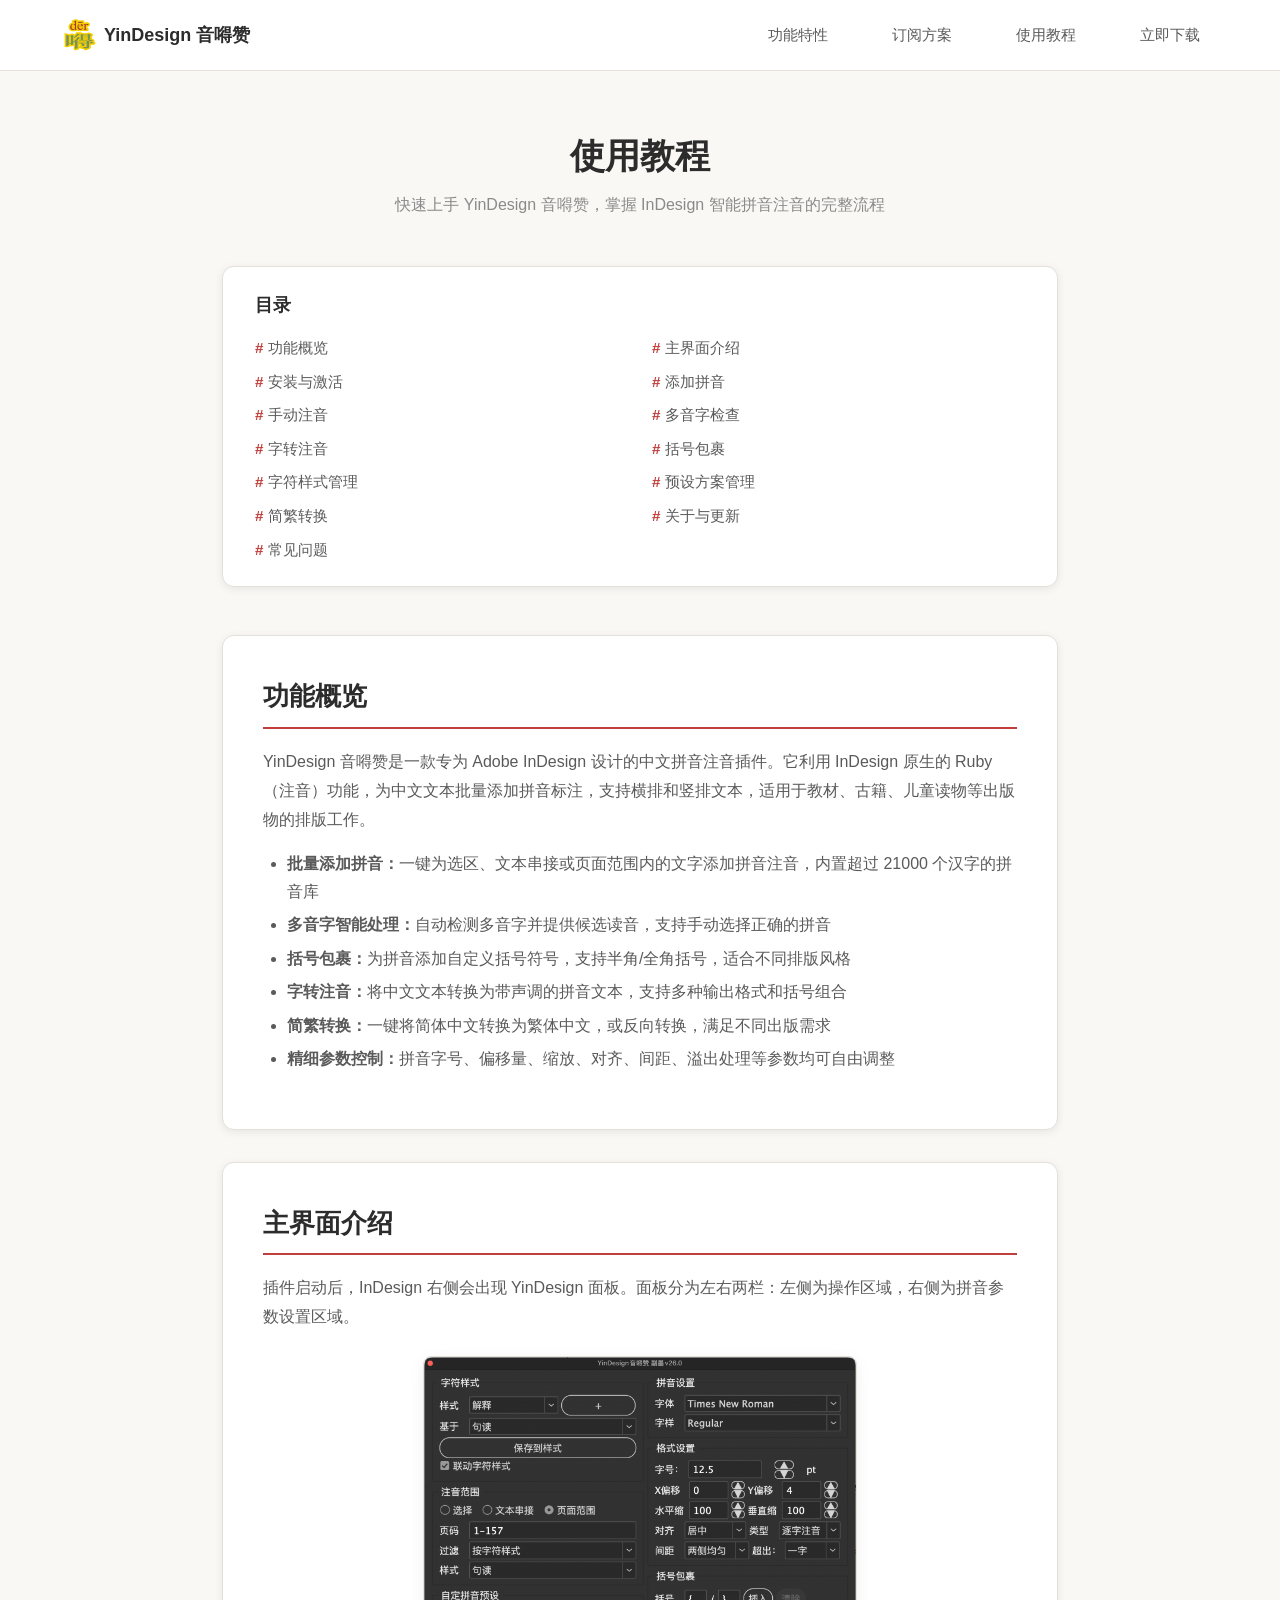
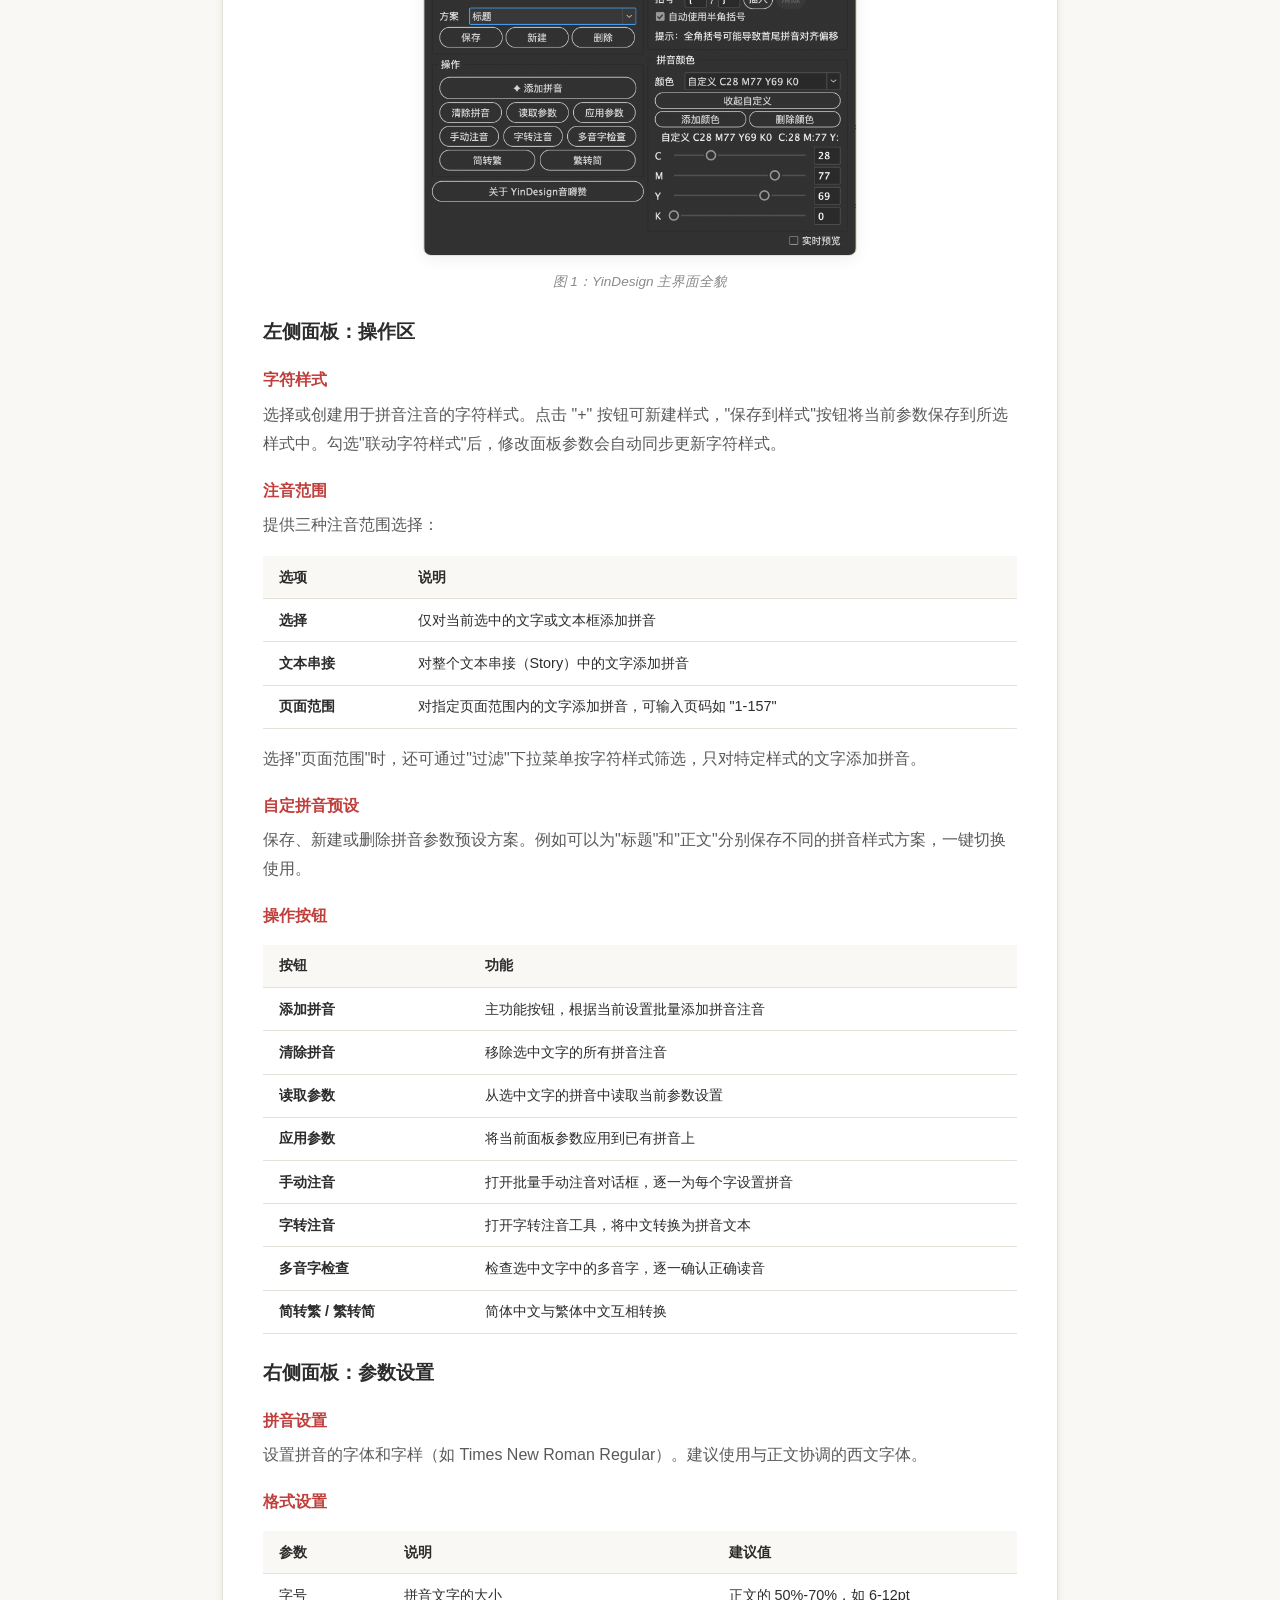
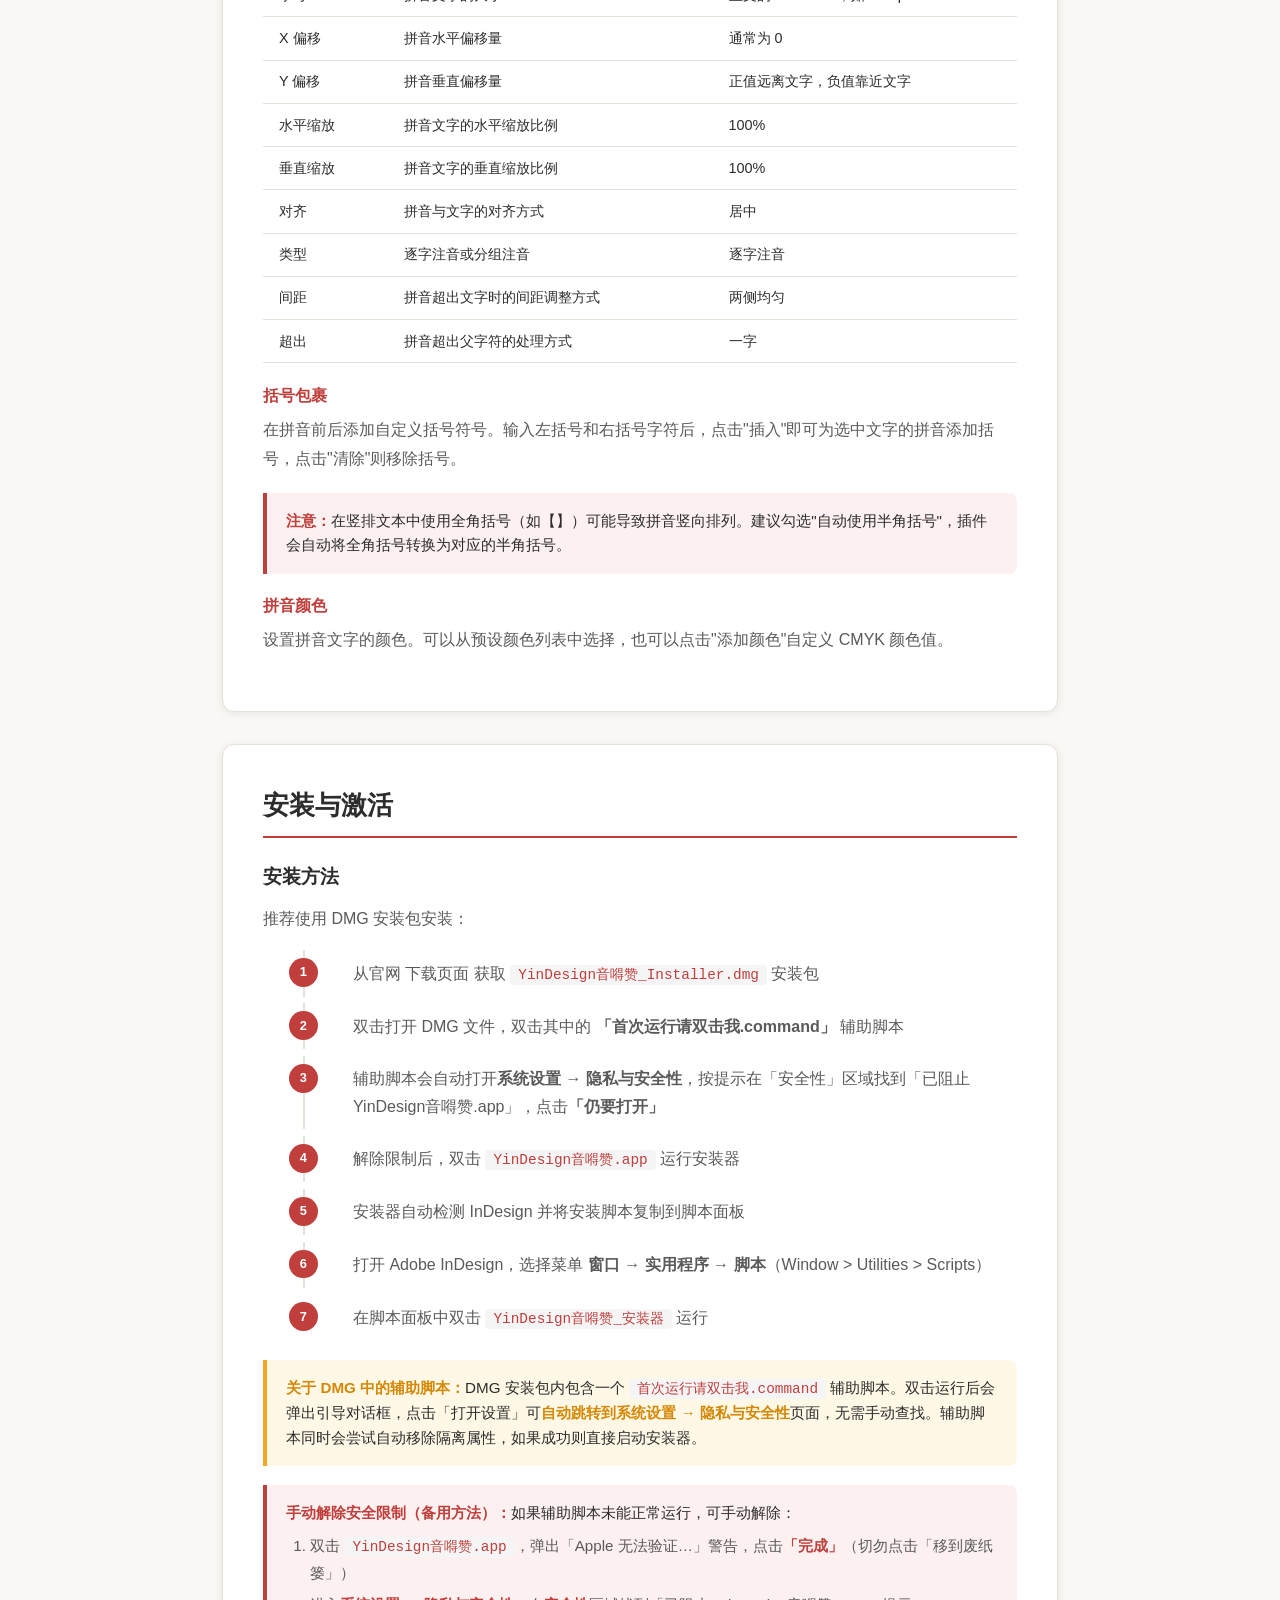
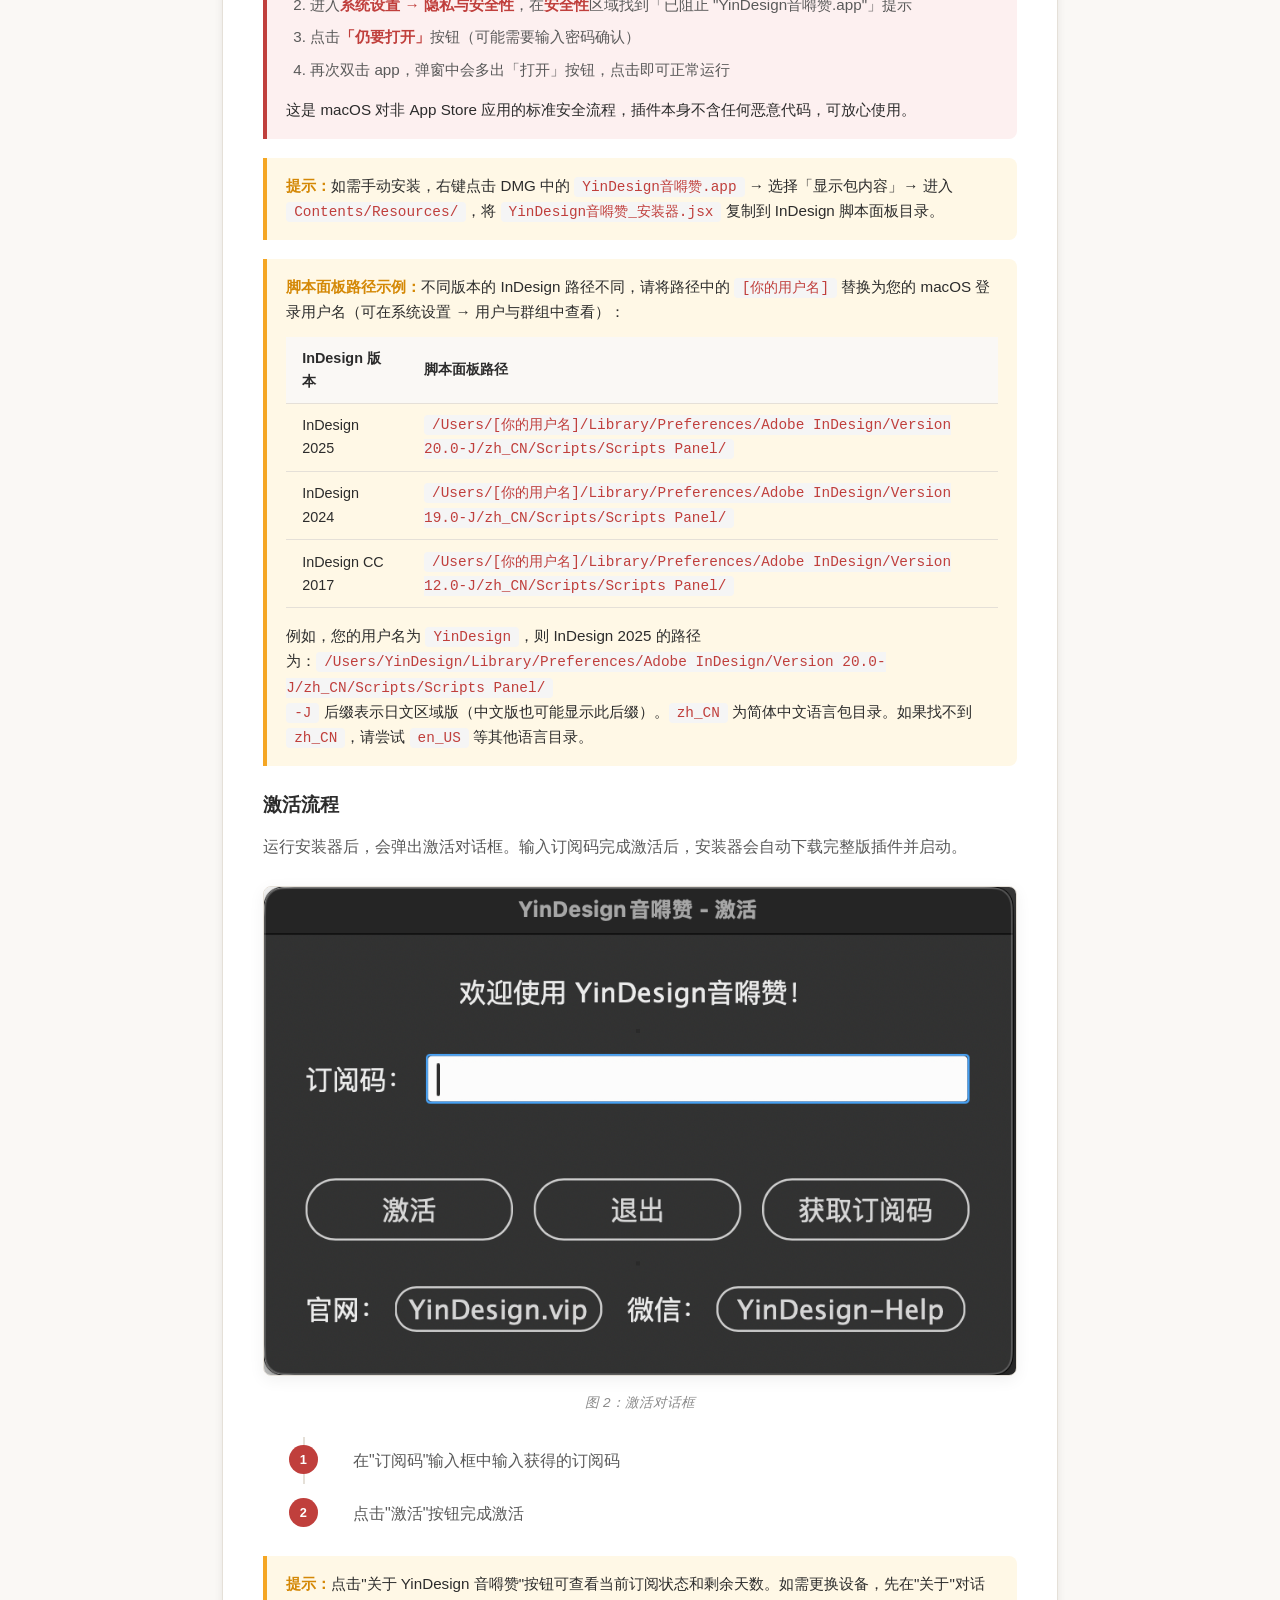
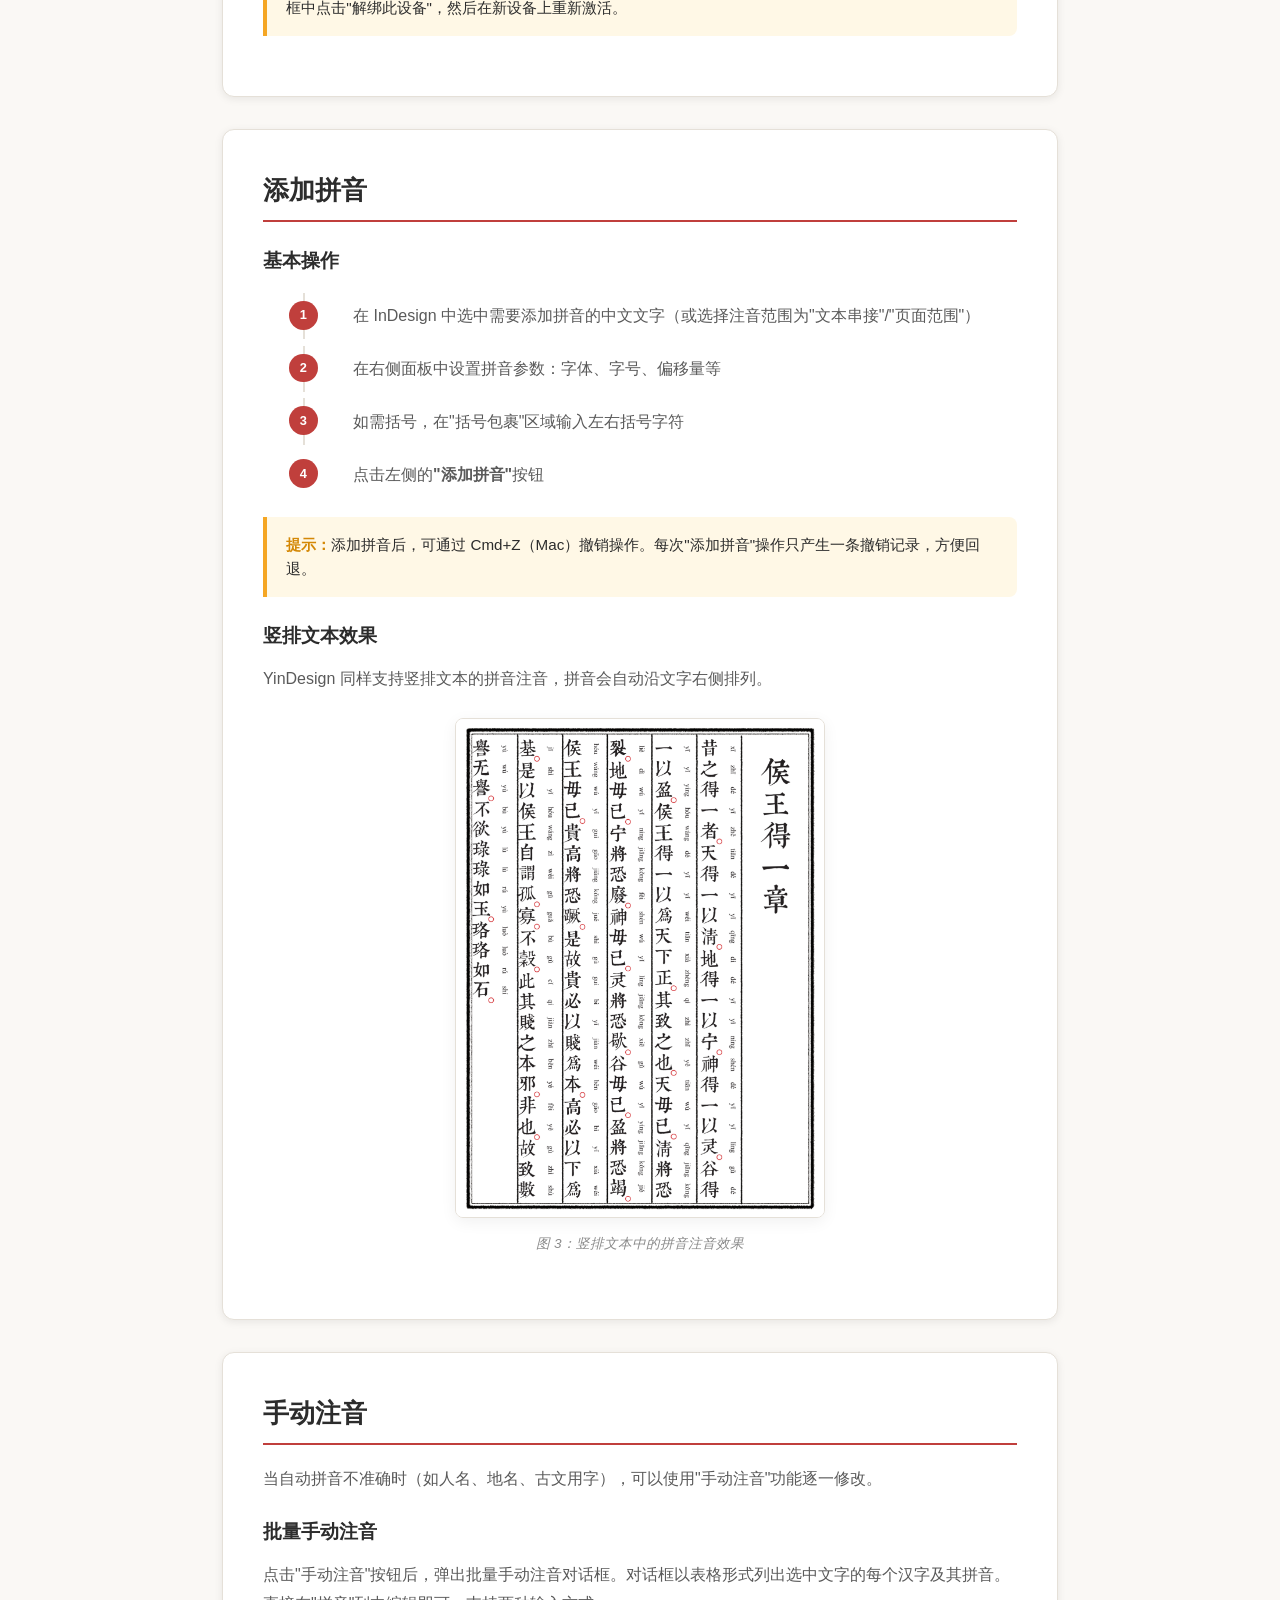
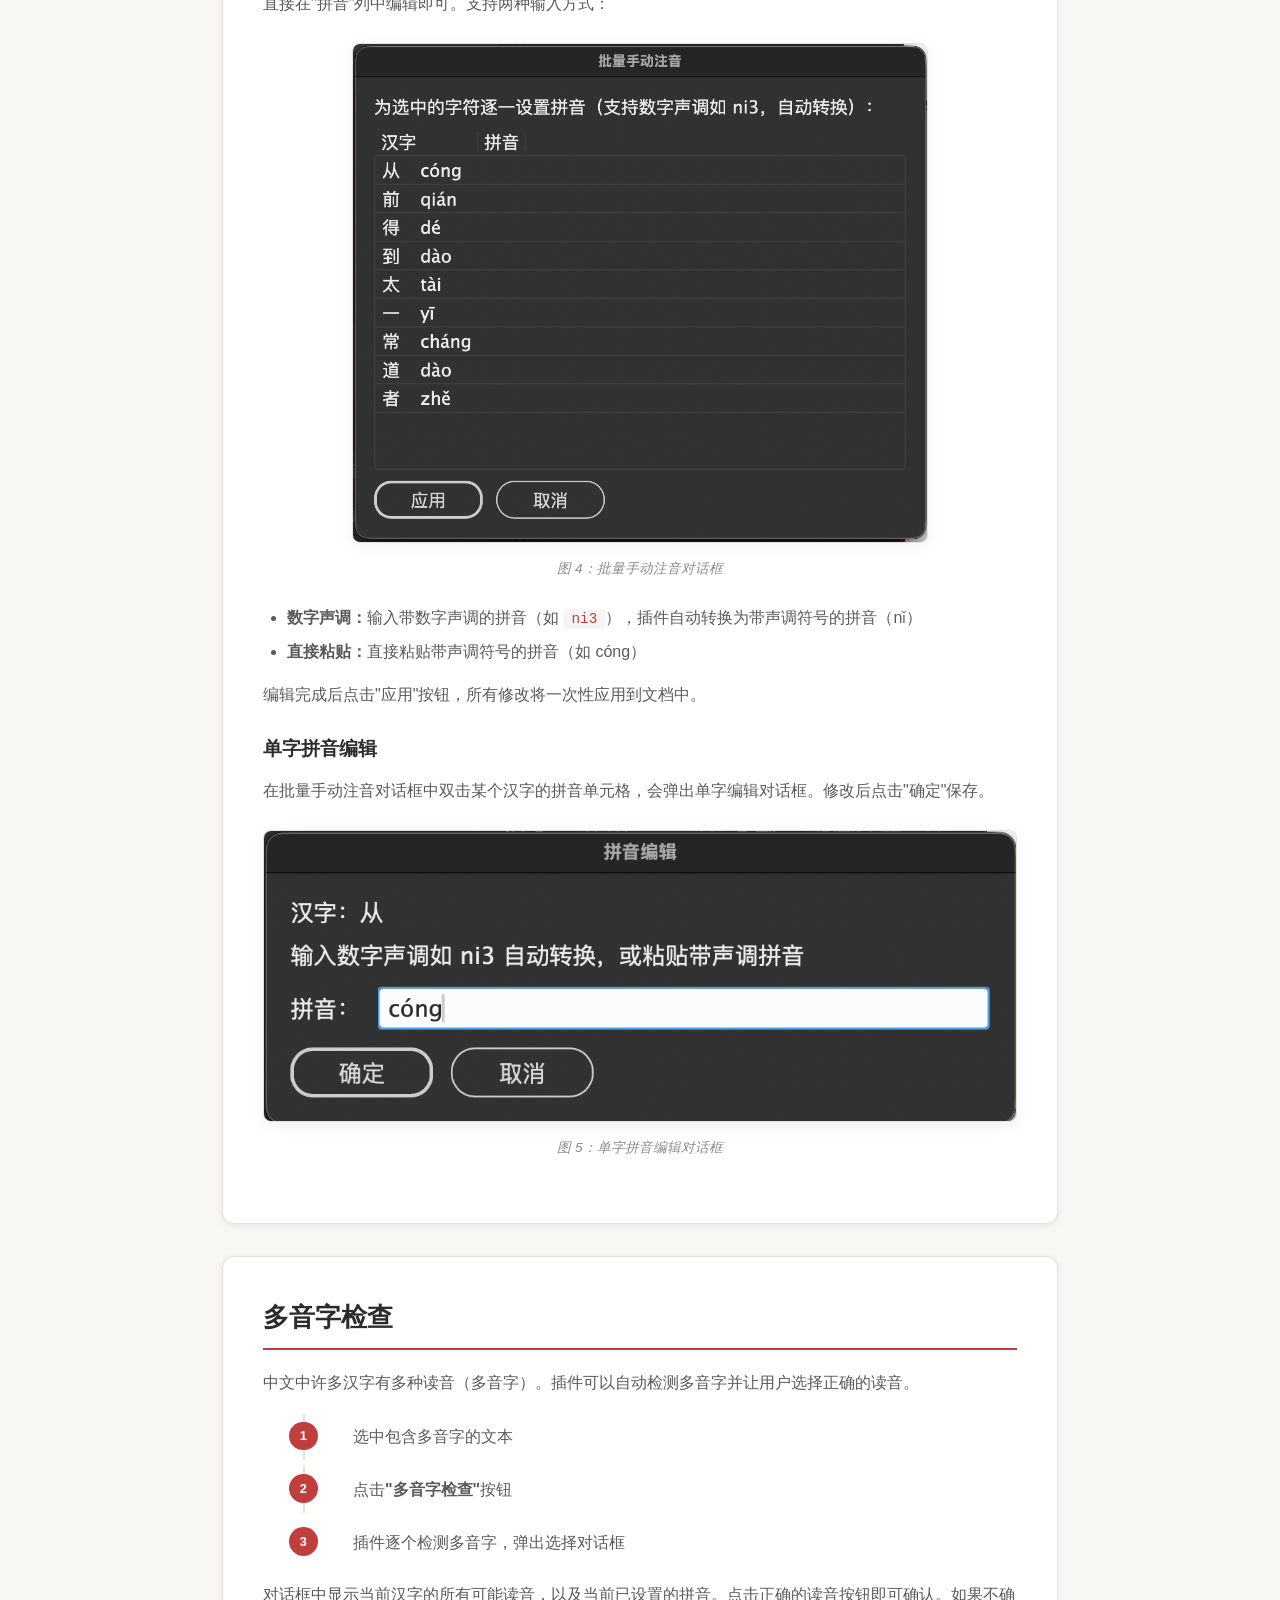
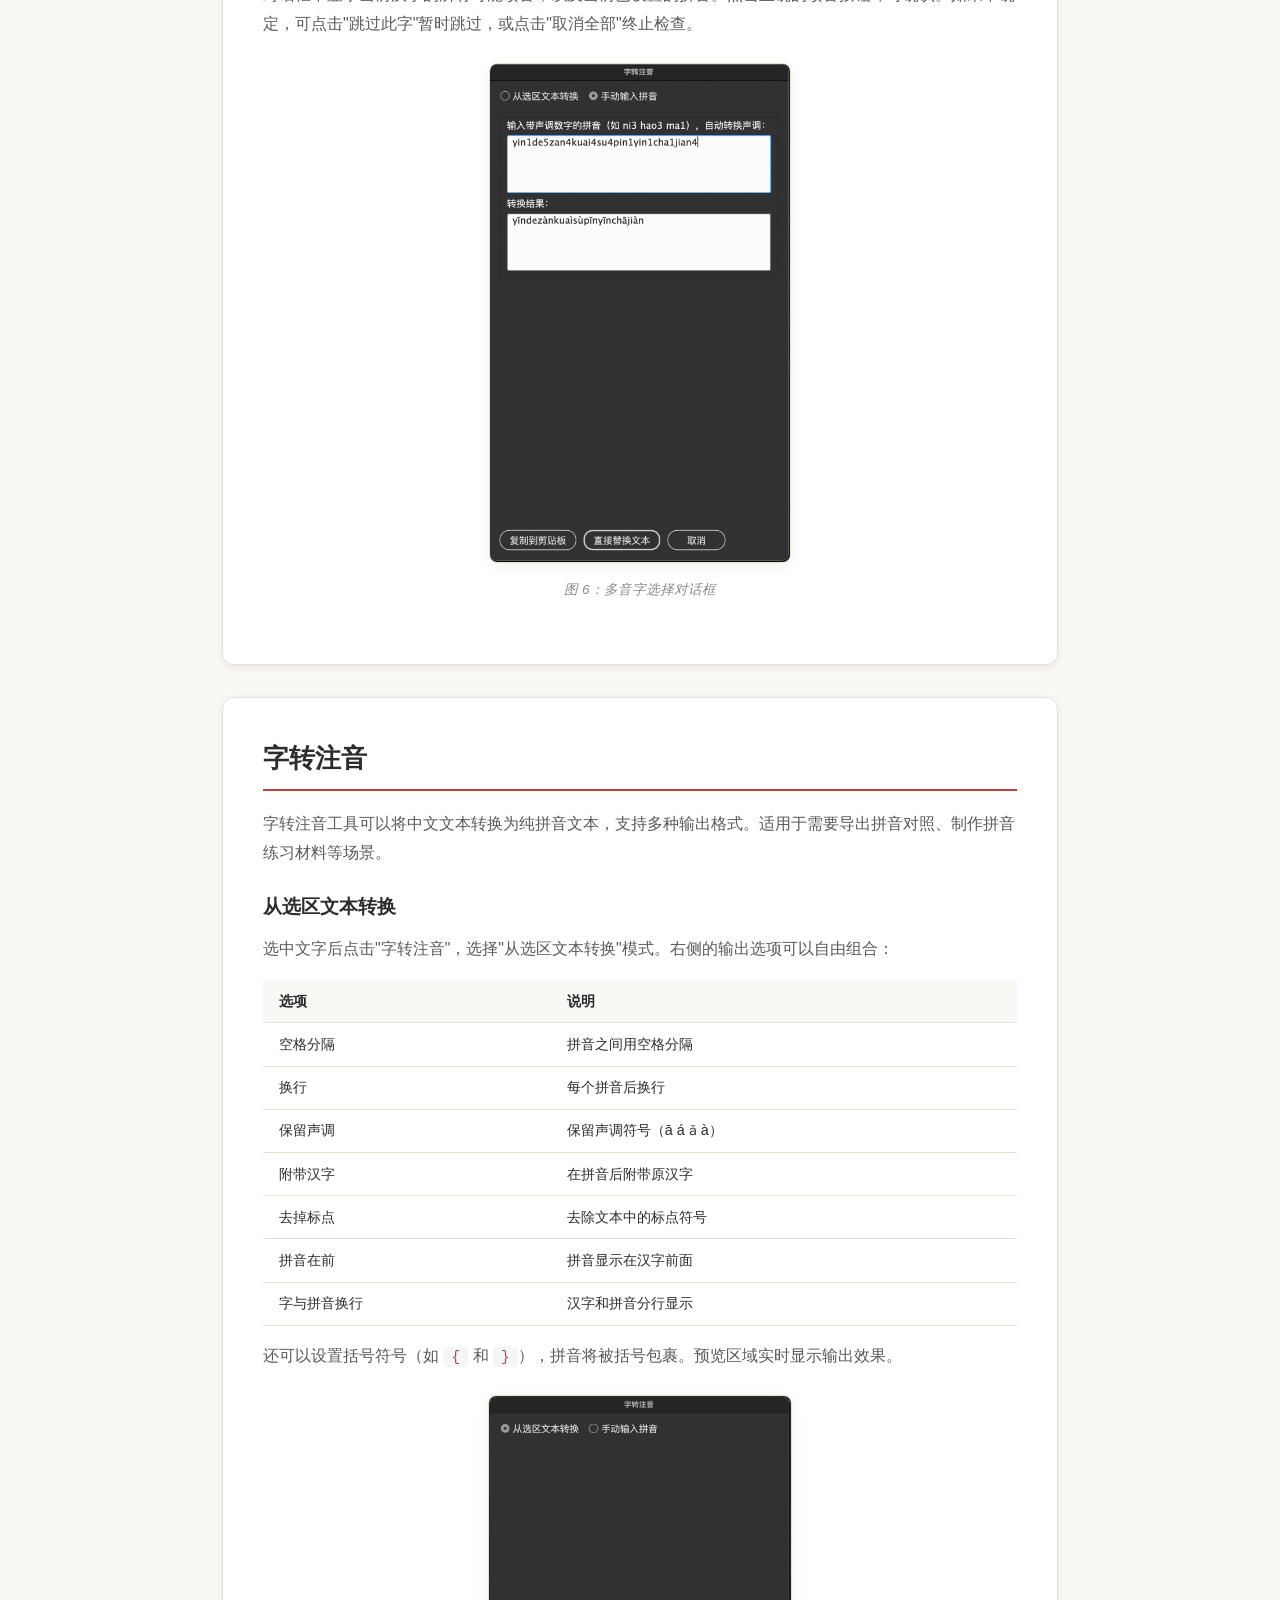
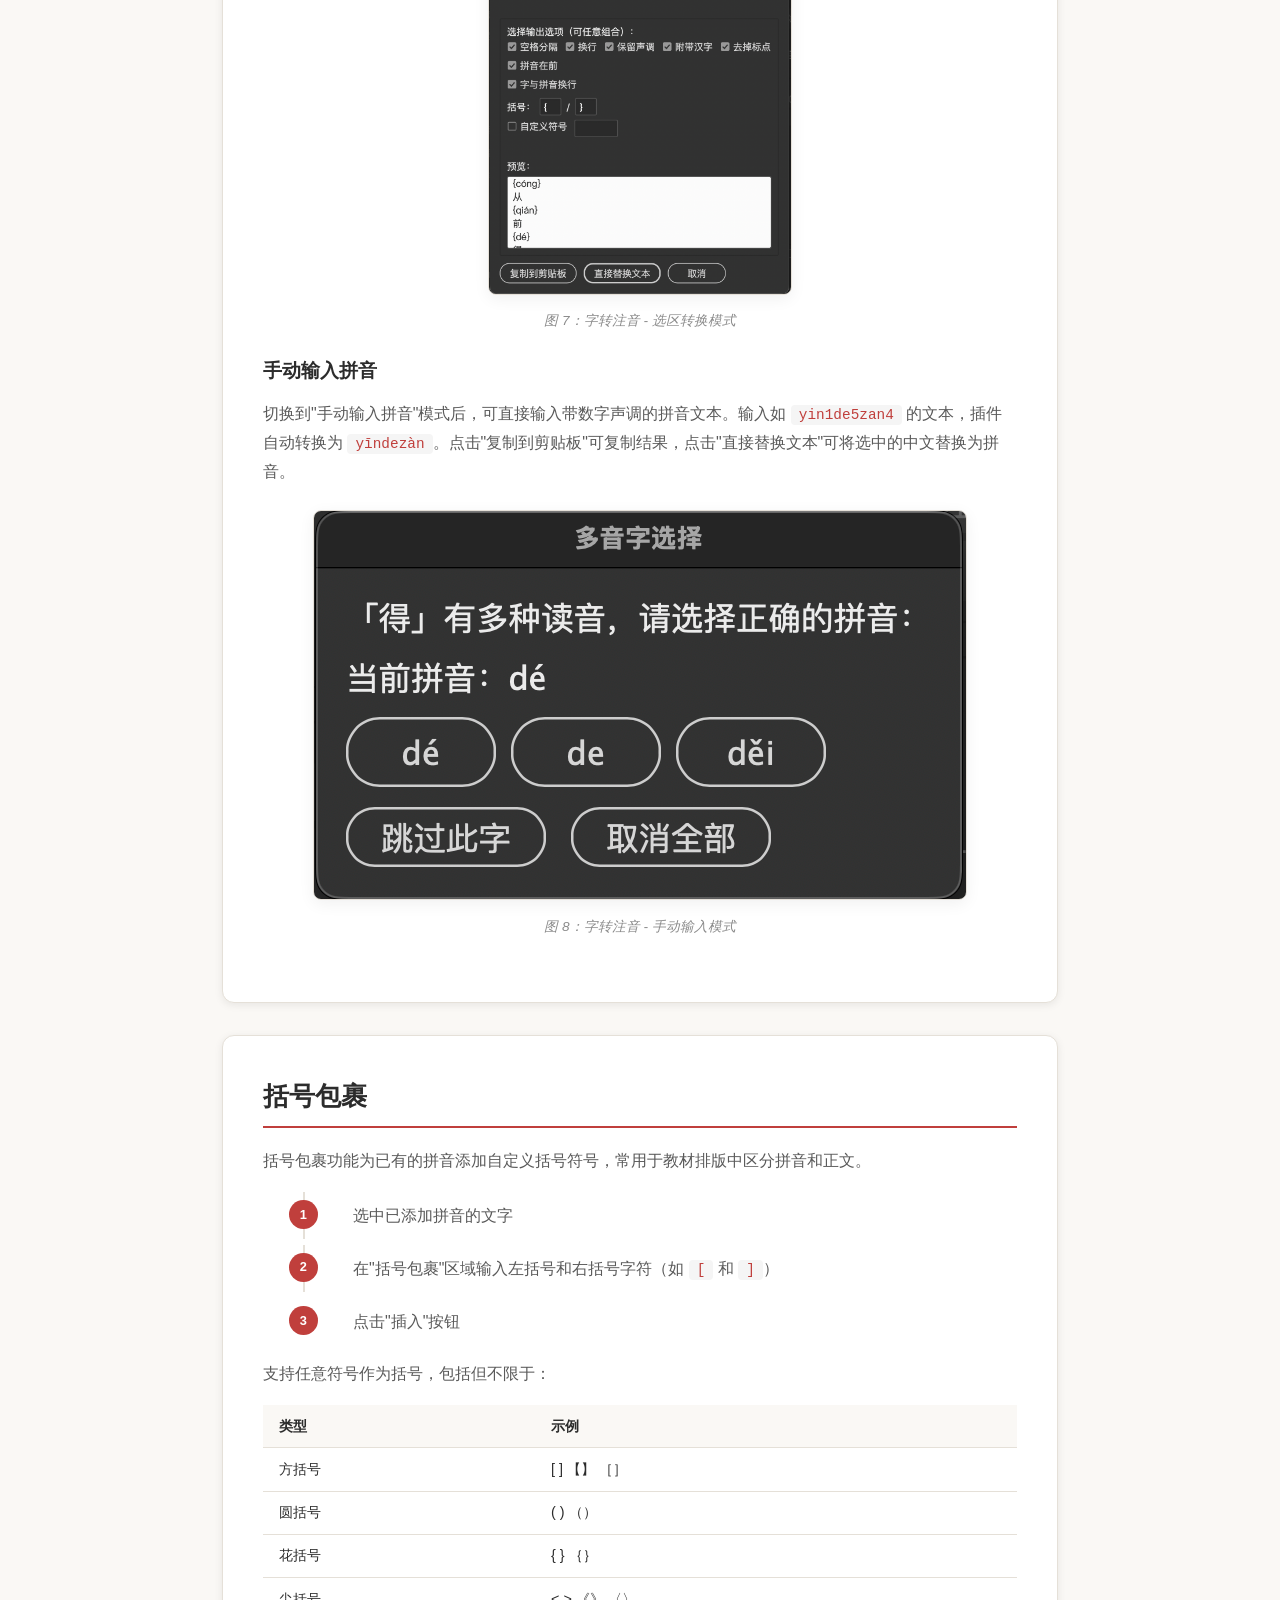
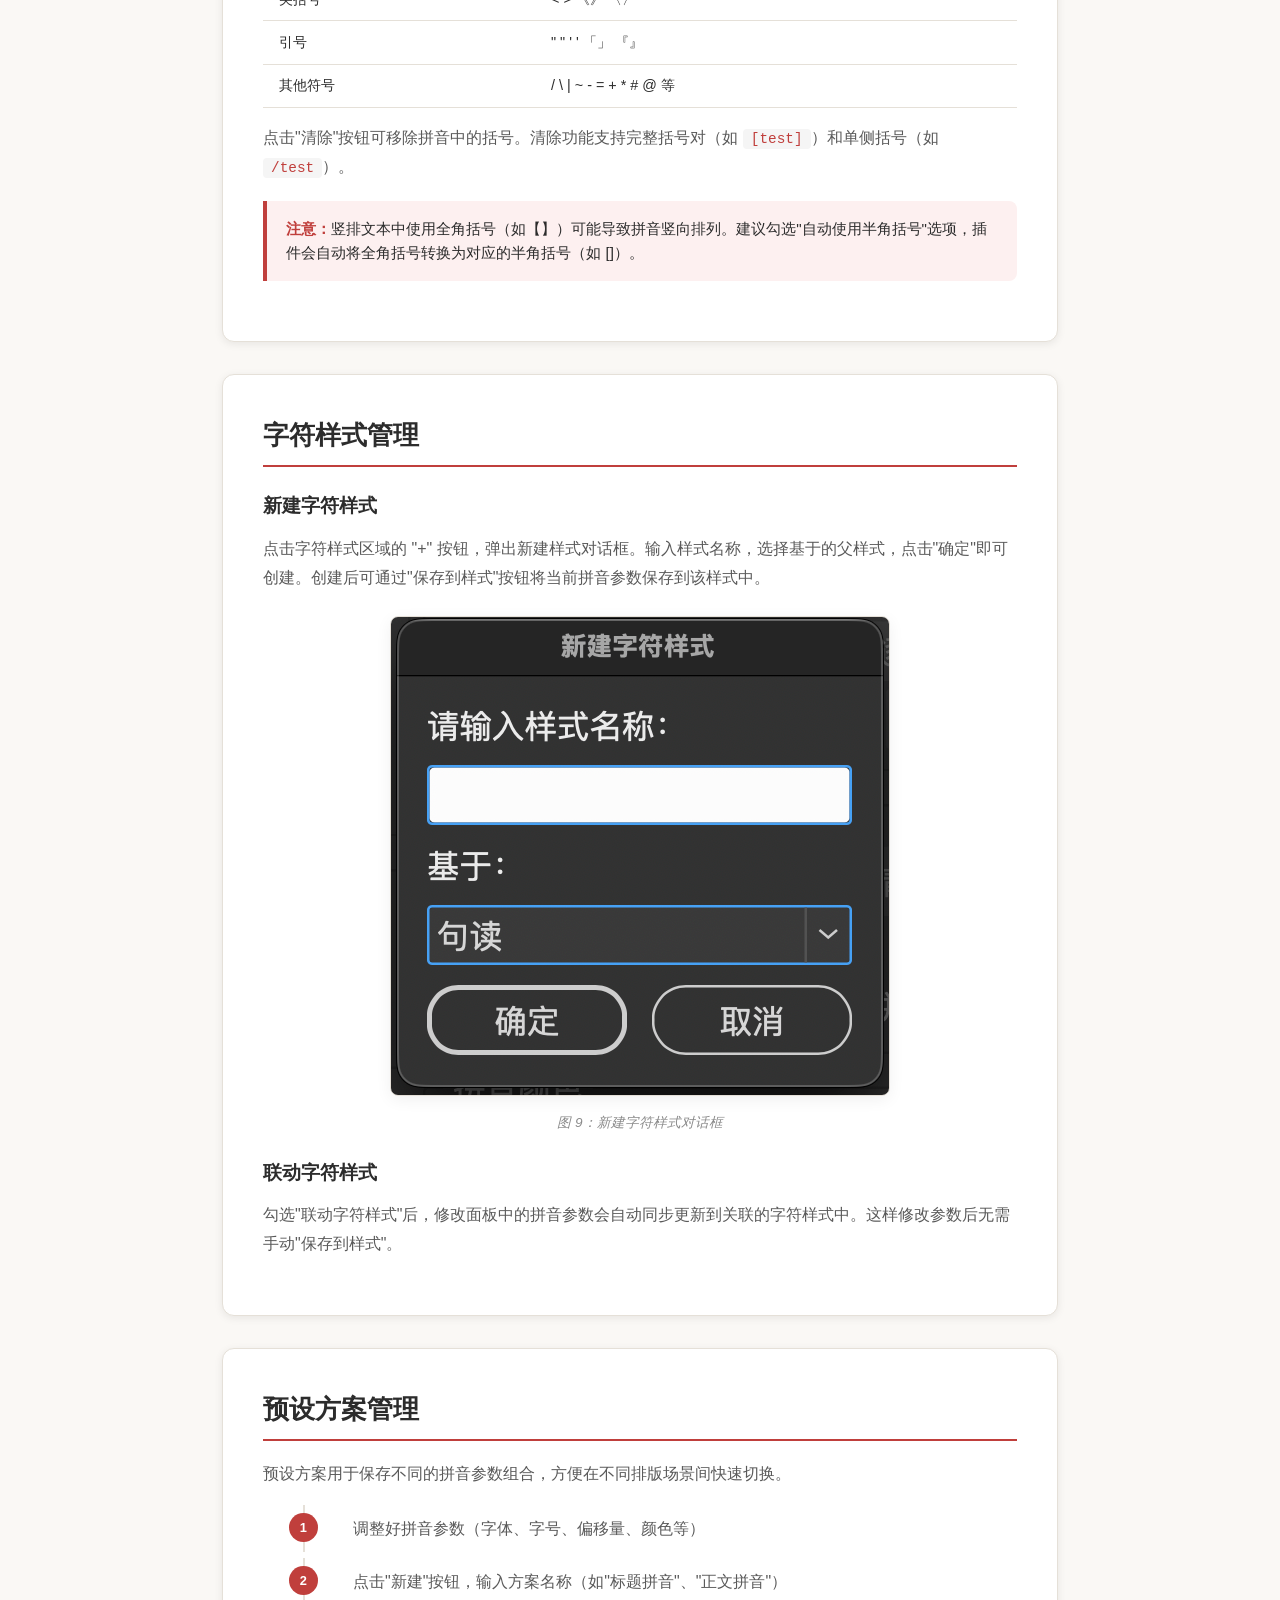
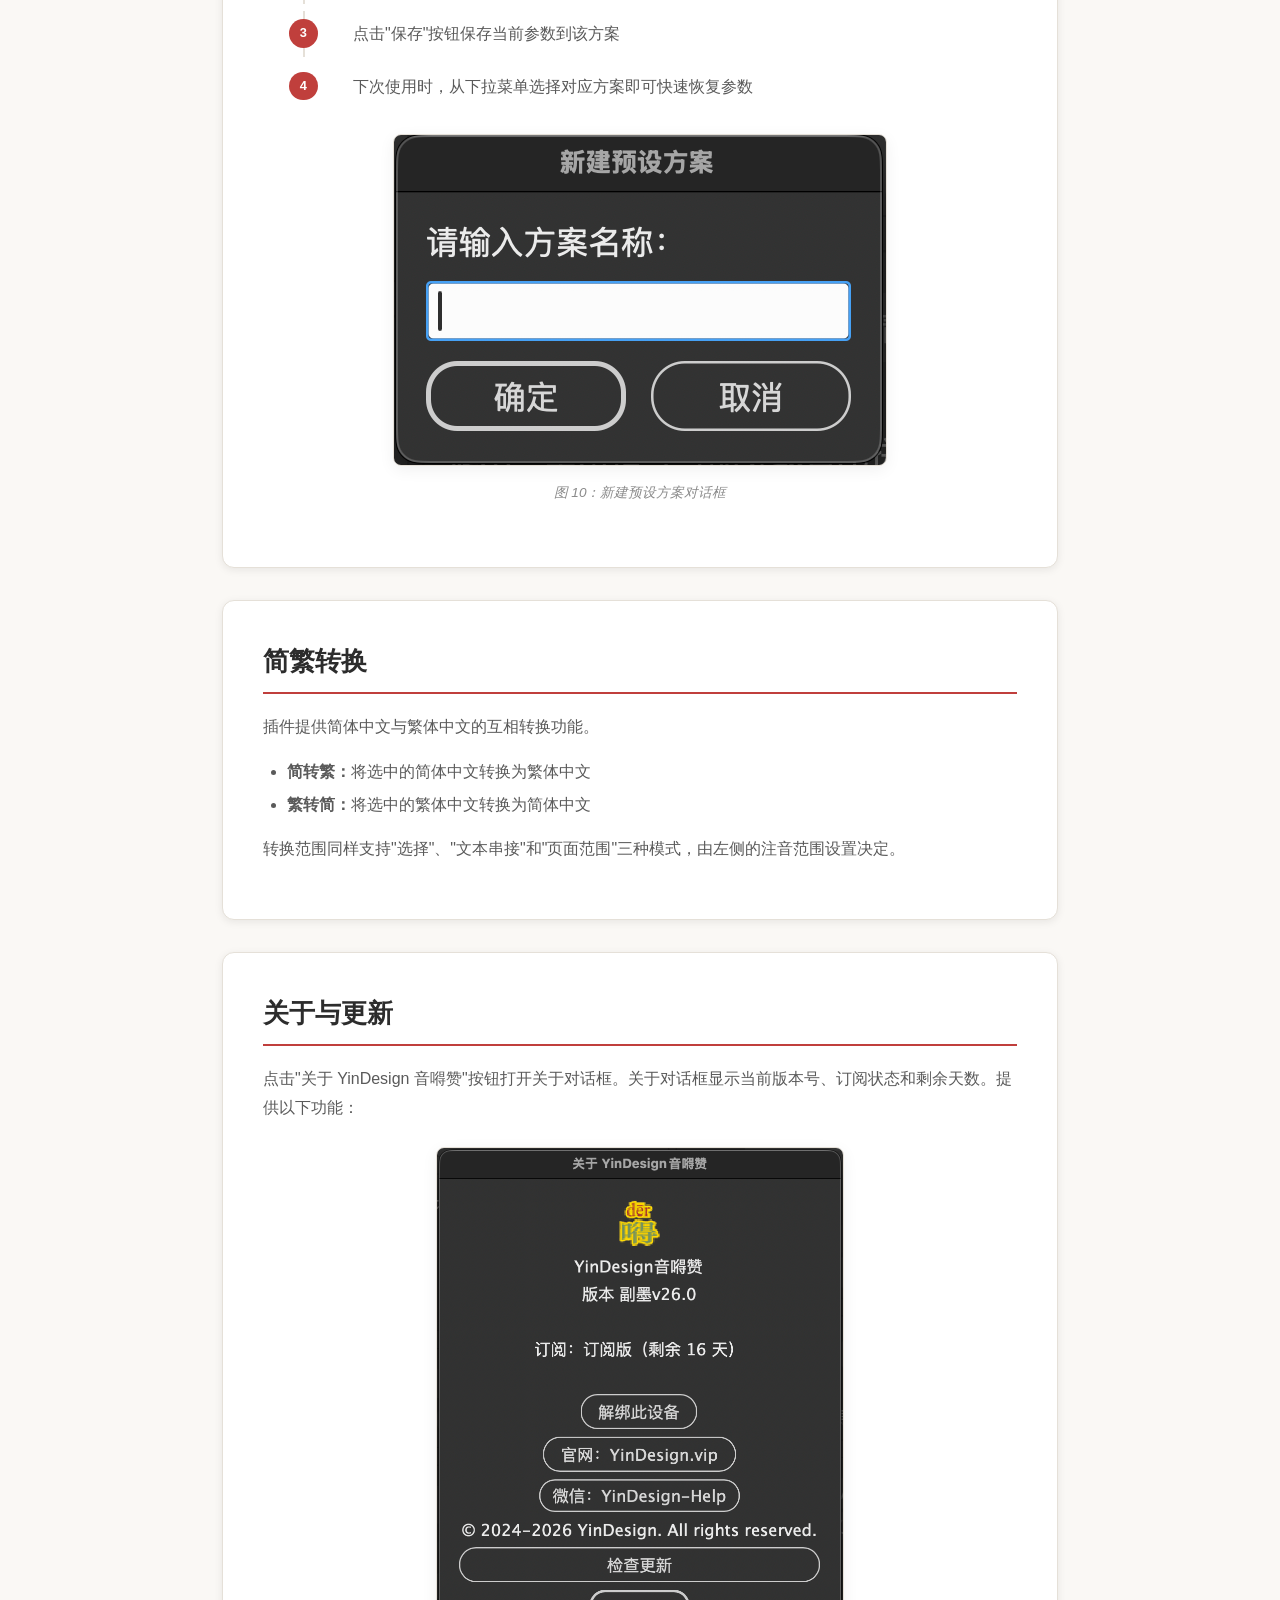
<file: tutorial.html>
<!DOCTYPE html>
<html lang="zh-CN">
<head>
    <meta charset="UTF-8">
    <meta name="viewport" content="width=device-width, initial-scale=1.0">
    <title>使用教程 - YinDesign 音嘚赞 | InDesign 拼音注音插件</title>
    <meta name="description" content="YinDesign 音嘚赞完整使用教程：安装激活、添加拼音、排版技巧、批量处理、简繁转换等详细指南。">
    <meta name="keywords" content="InDesign拼音插件教程,拼音注音使用方法,InDesign插件安装,中文拼音排版教程,多音字识别教程,批量添加拼音,简繁转换教程,YinDesign使用指南">
    <meta name="author" content="YinDesign">
    <meta name="robots" content="index, follow">
    <link rel="canonical" href="https://yindesign.vip/tutorial.html">

    <!-- Open Graph -->
    <meta property="og:type" content="article">
    <meta property="og:title" content="使用教程 - YinDesign 音嘚赞 | InDesign 拼音注音插件">
    <meta property="og:description" content="YinDesign 音嘚赞完整使用教程：安装激活、添加拼音、排版技巧、批量处理、简繁转换等详细指南。">
    <meta property="og:url" content="https://yindesign.vip/tutorial.html">
    <meta property="og:site_name" content="YinDesign 音嘚赞">
    <meta property="og:locale" content="zh_CN">

    <!-- 面包屑结构化数据 -->
    <script type="application/ld+json">
    {
        "@context": "https://schema.org",
        "@type": "BreadcrumbList",
        "itemListElement": [
            {"@type": "ListItem", "position": 1, "name": "首页", "item": "https://yindesign.vip/"},
            {"@type": "ListItem", "position": 2, "name": "使用教程", "item": "https://yindesign.vip/tutorial.html"}
        ]
    }
    </script>

    <link rel="stylesheet" href="styles.css">
    <style>
        .tutorial-page { padding-top: 80px; background: var(--bg-light); }
        .tutorial-container { max-width: 900px; margin: 0 auto; padding: 3rem 2rem 5rem; }
        .tutorial-header { text-align: center; margin-bottom: 3rem; }
        .tutorial-header h1 { font-size: 2.2rem; margin-bottom: 0.5rem; }
        .tutorial-header p { color: var(--text-muted); }

        .toc { background: white; border-radius: var(--radius-lg); padding: 1.5rem 2rem; margin-bottom: 3rem; box-shadow: var(--shadow-sm); border: 1px solid var(--border); }
        .toc h3 { font-size: 1.1rem; margin-bottom: 1rem; color: var(--text-primary); }
        .toc ul { list-style: none; margin: 0; padding: 0; display: grid; grid-template-columns: repeat(2, 1fr); gap: 0.5rem 1.5rem; }
        .toc li a { color: var(--text-secondary); font-size: 0.95rem; text-decoration: none; transition: color 0.2s; }
        .toc li a:hover { color: var(--primary); }
        .toc li a::before { content: "#"; color: var(--primary); margin-right: 0.3rem; font-weight: 600; }

        .doc-section { background: white; border-radius: var(--radius-lg); padding: 2.5rem; margin-bottom: 2rem; box-shadow: var(--shadow-sm); border: 1px solid var(--border); }
        .doc-section h2 { font-size: 1.6rem; margin-bottom: 1.2rem; padding-bottom: 0.6rem; border-bottom: 2px solid var(--primary); color: var(--text-primary); }
        .doc-section h3 { font-size: 1.2rem; margin: 1.5rem 0 0.8rem; color: var(--text-primary); }
        .doc-section h4 { font-size: 1rem; margin: 1.2rem 0 0.5rem; color: var(--primary); font-weight: 600; }
        .doc-section p { margin-bottom: 1rem; color: var(--text-secondary); line-height: 1.8; }
        .doc-section ul, .doc-section ol { margin-left: 1.5rem; margin-bottom: 1rem; color: var(--text-secondary); }
        .doc-section li { margin-bottom: 0.4rem; line-height: 1.7; }
        .doc-section code { background: #f5f5f5; padding: 2px 8px; border-radius: 4px; font-family: "SF Mono", Monaco, Consolas, monospace; font-size: 0.9rem; color: var(--primary); }
        .doc-section pre { background: #1e1e1e; color: #d4d4d4; padding: 1.2rem; border-radius: 8px; overflow-x: auto; margin-bottom: 1rem; font-size: 0.9rem; }
        .doc-section pre code { background: none; color: inherit; padding: 0; }
        .doc-section table { width: 100%; border-collapse: collapse; margin: 1rem 0; font-size: 0.9rem; }
        .doc-section th, .doc-section td { padding: 0.6rem 1rem; text-align: left; border-bottom: 1px solid var(--border); }
        .doc-section th { background: var(--bg-light); font-weight: 600; color: var(--text-primary); }
        .doc-section .tip { background: #fff8e6; border-left: 4px solid #f5a623; padding: 1rem 1.2rem; border-radius: 0 8px 8px 0; margin: 1.2rem 0; font-size: 0.95rem; }
        .doc-section .tip strong { color: #d48806; }
        .doc-section .warning { background: #fdf0f0; border-left: 4px solid var(--primary); padding: 1rem 1.2rem; border-radius: 0 8px 8px 0; margin: 1.2rem 0; font-size: 0.95rem; }
        .doc-section .warning strong { color: var(--primary); }
        .doc-section .figure { margin: 1.5rem 0; text-align: center; }
        .doc-section .figure img { max-width: 100%; max-height: 500px; object-fit: contain; border: 1px solid var(--border); border-radius: 8px; box-shadow: 0 4px 16px rgba(0,0,0,0.06); }
        .doc-section .figure figcaption { font-size: 0.85rem; color: var(--text-muted); margin-top: 0.5rem; font-style: italic; }

        .step-list { counter-reset: step; list-style: none; padding: 0; margin: 1rem 0; }
        .step-list li { counter-increment: step; padding: 0.6rem 0 0.6rem 3rem; position: relative; border-left: 2px solid var(--border); margin-left: 1rem; }
        .step-list li::before { content: counter(step); position: absolute; left: -1rem; top: 0.5rem; width: 1.8rem; height: 1.8rem; background: var(--primary); color: white; border-radius: 50%; display: flex; align-items: center; justify-content: center; font-size: 0.8rem; font-weight: 700; }
        .step-list li:last-child { border-left-color: transparent; }

        .back-to-top { position: fixed; bottom: 2rem; right: 2rem; width: 48px; height: 48px; background: var(--primary); color: white; border-radius: 50%; display: flex; align-items: center; justify-content: center; text-decoration: none; font-size: 1.2rem; box-shadow: var(--shadow-md); opacity: 0; transition: opacity 0.3s; z-index: 100; }
        .back-to-top.visible { opacity: 1; }

        @media (max-width: 768px) {
            .toc ul { grid-template-columns: 1fr; }
            .doc-section { padding: 1.5rem; }
            .tutorial-container { padding: 2rem 1rem 4rem; }
        }
    </style>
</head>
<body>
    <nav class="navbar">
        <div class="container">
            <div class="nav-brand">
                <a href="index.html" style="display:flex;align-items:center;gap:0.5rem;text-decoration:none;color:inherit;">
                    <img src="images/logo-yindesign.png" alt="YinDesign" class="brand-logo">
                    <span class="brand-text"><span class="brand-yd">YinDesign</span> <span class="brand-name">音嘚赞</span></span>
                </a>
            </div>
            <button class="nav-toggle" aria-label="菜单"><span></span><span></span><span></span></button>
            <ul class="nav-menu">
                <li><a href="index.html#features">功能特性</a></li>
                <li><a href="index.html#pricing">订阅方案</a></li>
                <li><a href="tutorial.html">使用教程</a></li>
                <li><a href="index.html#download">立即下载</a></li>
            </ul>
        </div>
    </nav>

    <main class="tutorial-page" id="top">
        <div class="tutorial-container">
            <div class="tutorial-header">
                <h1>使用教程</h1>
                <p>快速上手 YinDesign 音嘚赞，掌握 InDesign 智能拼音注音的完整流程</p>
            </div>

            <nav class="toc" aria-label="目录">
                <h3>目录</h3>
                <ul>
                    <li><a href="#overview">功能概览</a></li>
                    <li><a href="#interface">主界面介绍</a></li>
                    <li><a href="#activation">安装与激活</a></li>
                    <li><a href="#add-pinyin">添加拼音</a></li>
                    <li><a href="#manual">手动注音</a></li>
                    <li><a href="#polyphone">多音字检查</a></li>
                    <li><a href="#convert">字转注音</a></li>
                    <li><a href="#bracket">括号包裹</a></li>
                    <li><a href="#style">字符样式管理</a></li>
                    <li><a href="#preset">预设方案管理</a></li>
                    <li><a href="#st">简繁转换</a></li>
                    <li><a href="#about">关于与更新</a></li>
                    <li><a href="#faq">常见问题</a></li>
                </ul>
            </nav>

            <section class="doc-section" id="overview">
                <h2>功能概览</h2>
                <p>YinDesign 音嘚赞是一款专为 Adobe InDesign 设计的中文拼音注音插件。它利用 InDesign 原生的 Ruby（注音）功能，为中文文本批量添加拼音标注，支持横排和竖排文本，适用于教材、古籍、儿童读物等出版物的排版工作。</p>
                <ul>
                    <li><strong>批量添加拼音：</strong>一键为选区、文本串接或页面范围内的文字添加拼音注音，内置超过 21000 个汉字的拼音库</li>
                    <li><strong>多音字智能处理：</strong>自动检测多音字并提供候选读音，支持手动选择正确的拼音</li>
                    <li><strong>括号包裹：</strong>为拼音添加自定义括号符号，支持半角/全角括号，适合不同排版风格</li>
                    <li><strong>字转注音：</strong>将中文文本转换为带声调的拼音文本，支持多种输出格式和括号组合</li>
                    <li><strong>简繁转换：</strong>一键将简体中文转换为繁体中文，或反向转换，满足不同出版需求</li>
                    <li><strong>精细参数控制：</strong>拼音字号、偏移量、缩放、对齐、间距、溢出处理等参数均可自由调整</li>
                </ul>
            </section>

            <section class="doc-section" id="interface">
                <h2>主界面介绍</h2>
                <p>插件启动后，InDesign 右侧会出现 YinDesign 面板。面板分为左右两栏：左侧为操作区域，右侧为拼音参数设置区域。</p>
                <div class="figure">
                    <img src="images/manual/screenshot_tools_tab.png" alt="YinDesign 主界面全貌">
                    <figcaption>图 1：YinDesign 主界面全貌</figcaption>
                </div>

                <h3>左侧面板：操作区</h3>
                <h4>字符样式</h4>
                <p>选择或创建用于拼音注音的字符样式。点击 "+" 按钮可新建样式，"保存到样式"按钮将当前参数保存到所选样式中。勾选"联动字符样式"后，修改面板参数会自动同步更新字符样式。</p>

                <h4>注音范围</h4>
                <p>提供三种注音范围选择：</p>
                <table>
                    <tr><th>选项</th><th>说明</th></tr>
                    <tr><td><strong>选择</strong></td><td>仅对当前选中的文字或文本框添加拼音</td></tr>
                    <tr><td><strong>文本串接</strong></td><td>对整个文本串接（Story）中的文字添加拼音</td></tr>
                    <tr><td><strong>页面范围</strong></td><td>对指定页面范围内的文字添加拼音，可输入页码如 "1-157"</td></tr>
                </table>
                <p>选择"页面范围"时，还可通过"过滤"下拉菜单按字符样式筛选，只对特定样式的文字添加拼音。</p>

                <h4>自定拼音预设</h4>
                <p>保存、新建或删除拼音参数预设方案。例如可以为"标题"和"正文"分别保存不同的拼音样式方案，一键切换使用。</p>

                <h4>操作按钮</h4>
                <table>
                    <tr><th>按钮</th><th>功能</th></tr>
                    <tr><td><strong>添加拼音</strong></td><td>主功能按钮，根据当前设置批量添加拼音注音</td></tr>
                    <tr><td><strong>清除拼音</strong></td><td>移除选中文字的所有拼音注音</td></tr>
                    <tr><td><strong>读取参数</strong></td><td>从选中文字的拼音中读取当前参数设置</td></tr>
                    <tr><td><strong>应用参数</strong></td><td>将当前面板参数应用到已有拼音上</td></tr>
                    <tr><td><strong>手动注音</strong></td><td>打开批量手动注音对话框，逐一为每个字设置拼音</td></tr>
                    <tr><td><strong>字转注音</strong></td><td>打开字转注音工具，将中文转换为拼音文本</td></tr>
                    <tr><td><strong>多音字检查</strong></td><td>检查选中文字中的多音字，逐一确认正确读音</td></tr>
                    <tr><td><strong>简转繁 / 繁转简</strong></td><td>简体中文与繁体中文互相转换</td></tr>
                </table>

                <h3>右侧面板：参数设置</h3>
                <h4>拼音设置</h4>
                <p>设置拼音的字体和字样（如 Times New Roman Regular）。建议使用与正文协调的西文字体。</p>

                <h4>格式设置</h4>
                <table>
                    <tr><th>参数</th><th>说明</th><th>建议值</th></tr>
                    <tr><td>字号</td><td>拼音文字的大小</td><td>正文的 50%-70%，如 6-12pt</td></tr>
                    <tr><td>X 偏移</td><td>拼音水平偏移量</td><td>通常为 0</td></tr>
                    <tr><td>Y 偏移</td><td>拼音垂直偏移量</td><td>正值远离文字，负值靠近文字</td></tr>
                    <tr><td>水平缩放</td><td>拼音文字的水平缩放比例</td><td>100%</td></tr>
                    <tr><td>垂直缩放</td><td>拼音文字的垂直缩放比例</td><td>100%</td></tr>
                    <tr><td>对齐</td><td>拼音与文字的对齐方式</td><td>居中</td></tr>
                    <tr><td>类型</td><td>逐字注音或分组注音</td><td>逐字注音</td></tr>
                    <tr><td>间距</td><td>拼音超出文字时的间距调整方式</td><td>两侧均匀</td></tr>
                    <tr><td>超出</td><td>拼音超出父字符的处理方式</td><td>一字</td></tr>
                </table>

                <h4>括号包裹</h4>
                <p>在拼音前后添加自定义括号符号。输入左括号和右括号字符后，点击"插入"即可为选中文字的拼音添加括号，点击"清除"则移除括号。</p>
                <div class="warning"><strong>注意：</strong>在竖排文本中使用全角括号（如【】）可能导致拼音竖向排列。建议勾选"自动使用半角括号"，插件会自动将全角括号转换为对应的半角括号。</div>

                <h4>拼音颜色</h4>
                <p>设置拼音文字的颜色。可以从预设颜色列表中选择，也可以点击"添加颜色"自定义 CMYK 颜色值。</p>
            </section>

            <section class="doc-section" id="activation">
                <h2>安装与激活</h2>
                <h3>安装方法</h3>
                <p>推荐使用 DMG 安装包安装：</p>
                <ol class="step-list">
                    <li>从官网 <a href="index.html#download">下载页面</a> 获取 <code>YinDesign音嘚赞_Installer.dmg</code> 安装包</li>
                    <li>双击打开 DMG 文件，双击其中的 <strong>「首次运行请双击我.command」</strong> 辅助脚本</li>
                    <li>辅助脚本会自动打开<strong>系统设置 → 隐私与安全性</strong>，按提示在「安全性」区域找到「已阻止 YinDesign音嘚赞.app」，点击<strong>「仍要打开」</strong></li>
                    <li>解除限制后，双击 <code>YinDesign音嘚赞.app</code> 运行安装器</li>
                    <li>安装器自动检测 InDesign 并将安装脚本复制到脚本面板</li>
                    <li>打开 Adobe InDesign，选择菜单 <strong>窗口 → 实用程序 → 脚本</strong>（Window &gt; Utilities &gt; Scripts）</li>
                    <li>在脚本面板中双击 <code>YinDesign音嘚赞_安装器</code> 运行</li>
                </ol>
                <div class="tip"><strong>关于 DMG 中的辅助脚本：</strong>DMG 安装包内包含一个 <code>首次运行请双击我.command</code> 辅助脚本。双击运行后会弹出引导对话框，点击「打开设置」可<strong>自动跳转到系统设置 → 隐私与安全性</strong>页面，无需手动查找。辅助脚本同时会尝试自动移除隔离属性，如果成功则直接启动安装器。</div>
                <div class="warning"><strong>手动解除安全限制（备用方法）：</strong>如果辅助脚本未能正常运行，可手动解除：
                    <ol style="margin-top: 0.5rem;">
                        <li>双击 <code>YinDesign音嘚赞.app</code>，弹出「Apple 无法验证…」警告，点击<strong>「完成」</strong>（切勿点击「移到废纸篓」）</li>
                        <li>进入<strong>系统设置 → 隐私与安全性</strong>，在<strong>安全性</strong>区域找到「已阻止 "YinDesign音嘚赞.app"」提示</li>
                        <li>点击<strong>「仍要打开」</strong>按钮（可能需要输入密码确认）</li>
                        <li>再次双击 app，弹窗中会多出「打开」按钮，点击即可正常运行</li>
                    </ol>
                    这是 macOS 对非 App Store 应用的标准安全流程，插件本身不含任何恶意代码，可放心使用。
                </div>
                <div class="tip"><strong>提示：</strong>如需手动安装，右键点击 DMG 中的 <code>YinDesign音嘚赞.app</code> → 选择「显示包内容」→ 进入 <code>Contents/Resources/</code>，将 <code>YinDesign音嘚赞_安装器.jsx</code> 复制到 InDesign 脚本面板目录。</div>
                <div class="tip"><strong>脚本面板路径示例：</strong>不同版本的 InDesign 路径不同，请将路径中的 <code>[你的用户名]</code> 替换为您的 macOS 登录用户名（可在系统设置 → 用户与群组中查看）：
                    <table style="margin-top: 0.8rem;">
                        <tr><th>InDesign 版本</th><th>脚本面板路径</th></tr>
                        <tr><td>InDesign 2025</td><td><code>/Users/[你的用户名]/Library/Preferences/Adobe InDesign/Version 20.0-J/zh_CN/Scripts/Scripts Panel/</code></td></tr>
                        <tr><td>InDesign 2024</td><td><code>/Users/[你的用户名]/Library/Preferences/Adobe InDesign/Version 19.0-J/zh_CN/Scripts/Scripts Panel/</code></td></tr>
                        <tr><td>InDesign CC 2017</td><td><code>/Users/[你的用户名]/Library/Preferences/Adobe InDesign/Version 12.0-J/zh_CN/Scripts/Scripts Panel/</code></td></tr>
                    </table>
                    例如，您的用户名为 <code>YinDesign</code>，则 InDesign 2025 的路径为：<code>/Users/YinDesign/Library/Preferences/Adobe InDesign/Version 20.0-J/zh_CN/Scripts/Scripts Panel/</code><br>
                    <code>-J</code> 后缀表示日文区域版（中文版也可能显示此后缀）。<code>zh_CN</code> 为简体中文语言包目录。如果找不到 <code>zh_CN</code>，请尝试 <code>en_US</code> 等其他语言目录。
                </div>

                <h3>激活流程</h3>
                <p>运行安装器后，会弹出激活对话框。输入订阅码完成激活后，安装器会自动下载完整版插件并启动。</p>
                <div class="figure">
                    <img src="images/manual/screenshot_main_1.png" alt="激活对话框">
                    <figcaption>图 2：激活对话框</figcaption>
                </div>
                <ol class="step-list">
                    <li>在"订阅码"输入框中输入获得的订阅码</li>
                    <li>点击"激活"按钮完成激活</li>
                </ol>
                <div class="tip"><strong>提示：</strong>点击"关于 YinDesign 音嘚赞"按钮可查看当前订阅状态和剩余天数。如需更换设备，先在"关于"对话框中点击"解绑此设备"，然后在新设备上重新激活。</div>
            </section>

            <section class="doc-section" id="add-pinyin">
                <h2>添加拼音</h2>
                <h3>基本操作</h3>
                <ol class="step-list">
                    <li>在 InDesign 中选中需要添加拼音的中文文字（或选择注音范围为"文本串接"/"页面范围"）</li>
                    <li>在右侧面板中设置拼音参数：字体、字号、偏移量等</li>
                    <li>如需括号，在"括号包裹"区域输入左右括号字符</li>
                    <li>点击左侧的<strong>"添加拼音"</strong>按钮</li>
                </ol>
                <div class="tip"><strong>提示：</strong>添加拼音后，可通过 Cmd+Z（Mac）撤销操作。每次"添加拼音"操作只产生一条撤销记录，方便回退。</div>

                <h3>竖排文本效果</h3>
                <p>YinDesign 同样支持竖排文本的拼音注音，拼音会自动沿文字右侧排列。</p>
                <div class="figure">
                    <img src="images/manual/screenshot_vertical_new.png" alt="竖排文本中的拼音注音效果">
                    <figcaption>图 3：竖排文本中的拼音注音效果</figcaption>
                </div>
            </section>

            <section class="doc-section" id="manual">
                <h2>手动注音</h2>
                <p>当自动拼音不准确时（如人名、地名、古文用字），可以使用"手动注音"功能逐一修改。</p>
                <h3>批量手动注音</h3>
                <p>点击"手动注音"按钮后，弹出批量手动注音对话框。对话框以表格形式列出选中文字的每个汉字及其拼音。直接在"拼音"列中编辑即可。支持两种输入方式：</p>
                <div class="figure">
                    <img src="images/manual/screenshot_pinyin_convert.png" alt="批量手动注音对话框">
                    <figcaption>图 4：批量手动注音对话框</figcaption>
                </div>
                <ul>
                    <li><strong>数字声调：</strong>输入带数字声调的拼音（如 <code>ni3</code>），插件自动转换为带声调符号的拼音（nǐ）</li>
                    <li><strong>直接粘贴：</strong>直接粘贴带声调符号的拼音（如 cóng）</li>
                </ul>
                <p>编辑完成后点击"应用"按钮，所有修改将一次性应用到文档中。</p>

                <h3>单字拼音编辑</h3>
                <p>在批量手动注音对话框中双击某个汉字的拼音单元格，会弹出单字编辑对话框。修改后点击"确定"保存。</p>
                <div class="figure">
                    <img src="images/manual/screenshot_char_count.png" alt="单字拼音编辑对话框">
                    <figcaption>图 5：单字拼音编辑对话框</figcaption>
                </div>
            </section>

            <section class="doc-section" id="polyphone">
                <h2>多音字检查</h2>
                <p>中文中许多汉字有多种读音（多音字）。插件可以自动检测多音字并让用户选择正确的读音。</p>
                <ol class="step-list">
                    <li>选中包含多音字的文本</li>
                    <li>点击<strong>"多音字检查"</strong>按钮</li>
                    <li>插件逐个检测多音字，弹出选择对话框</li>
                </ol>
                <p>对话框中显示当前汉字的所有可能读音，以及当前已设置的拼音。点击正确的读音按钮即可确认。如果不确定，可点击"跳过此字"暂时跳过，或点击"取消全部"终止检查。</p>
                <div class="figure">
                    <img src="images/manual/screenshot_polyphone.png" alt="多音字选择对话框">
                    <figcaption>图 6：多音字选择对话框</figcaption>
                </div>
            </section>

            <section class="doc-section" id="convert">
                <h2>字转注音</h2>
                <p>字转注音工具可以将中文文本转换为纯拼音文本，支持多种输出格式。适用于需要导出拼音对照、制作拼音练习材料等场景。</p>
                <h3>从选区文本转换</h3>
                <p>选中文字后点击"字转注音"，选择"从选区文本转换"模式。右侧的输出选项可以自由组合：</p>
                <table>
                    <tr><th>选项</th><th>说明</th></tr>
                    <tr><td>空格分隔</td><td>拼音之间用空格分隔</td></tr>
                    <tr><td>换行</td><td>每个拼音后换行</td></tr>
                    <tr><td>保留声调</td><td>保留声调符号（ā á ǎ à）</td></tr>
                    <tr><td>附带汉字</td><td>在拼音后附带原汉字</td></tr>
                    <tr><td>去掉标点</td><td>去除文本中的标点符号</td></tr>
                    <tr><td>拼音在前</td><td>拼音显示在汉字前面</td></tr>
                    <tr><td>字与拼音换行</td><td>汉字和拼音分行显示</td></tr>
                </table>
                <p>还可以设置括号符号（如 <code>{</code> 和 <code>}</code>），拼音将被括号包裹。预览区域实时显示输出效果。</p>
                <div class="figure">
                    <img src="images/manual/screenshot_pinyin_convert_manual.png" alt="字转注音 - 选区转换模式">
                    <figcaption>图 7：字转注音 - 选区转换模式</figcaption>
                </div>

                <h3>手动输入拼音</h3>
                <p>切换到"手动输入拼音"模式后，可直接输入带数字声调的拼音文本。输入如 <code>yin1de5zan4</code> 的文本，插件自动转换为 <code>yīndezàn</code>。点击"复制到剪贴板"可复制结果，点击"直接替换文本"可将选中的中文替换为拼音。</p>
                <div class="figure">
                    <img src="images/manual/screenshot_stroke_count.png" alt="字转注音 - 手动输入模式">
                    <figcaption>图 8：字转注音 - 手动输入模式</figcaption>
                </div>
            </section>

            <section class="doc-section" id="bracket">
                <h2>括号包裹</h2>
                <p>括号包裹功能为已有的拼音添加自定义括号符号，常用于教材排版中区分拼音和正文。</p>
                <ol class="step-list">
                    <li>选中已添加拼音的文字</li>
                    <li>在"括号包裹"区域输入左括号和右括号字符（如 <code>[</code> 和 <code>]</code>）</li>
                    <li>点击"插入"按钮</li>
                </ol>
                <p>支持任意符号作为括号，包括但不限于：</p>
                <table>
                    <tr><th>类型</th><th>示例</th></tr>
                    <tr><td>方括号</td><td>[ ] 【】 ［］</td></tr>
                    <tr><td>圆括号</td><td>( ) （）</td></tr>
                    <tr><td>花括号</td><td>{ } ｛｝</td></tr>
                    <tr><td>尖括号</td><td>&lt; &gt; 《》 〈〉</td></tr>
                    <tr><td>引号</td><td>" " ' ' 「」 『』</td></tr>
                    <tr><td>其他符号</td><td>/ \ | ~ - = + * # @ 等</td></tr>
                </table>
                <p>点击"清除"按钮可移除拼音中的括号。清除功能支持完整括号对（如 <code>[test]</code>）和单侧括号（如 <code>/test</code>）。</p>
                <div class="warning"><strong>注意：</strong>竖排文本中使用全角括号（如【】）可能导致拼音竖向排列。建议勾选"自动使用半角括号"选项，插件会自动将全角括号转换为对应的半角括号（如 []）。</div>
            </section>

            <section class="doc-section" id="style">
                <h2>字符样式管理</h2>
                <h3>新建字符样式</h3>
                <p>点击字符样式区域的 "+" 按钮，弹出新建样式对话框。输入样式名称，选择基于的父样式，点击"确定"即可创建。创建后可通过"保存到样式"按钮将当前拼音参数保存到该样式中。</p>
                <div class="figure">
                    <img src="images/manual/screenshot_font_dialog.png" alt="新建字符样式对话框">
                    <figcaption>图 9：新建字符样式对话框</figcaption>
                </div>
                <h3>联动字符样式</h3>
                <p>勾选"联动字符样式"后，修改面板中的拼音参数会自动同步更新到关联的字符样式中。这样修改参数后无需手动"保存到样式"。</p>
            </section>

            <section class="doc-section" id="preset">
                <h2>预设方案管理</h2>
                <p>预设方案用于保存不同的拼音参数组合，方便在不同排版场景间快速切换。</p>
                <ol class="step-list">
                    <li>调整好拼音参数（字体、字号、偏移量、颜色等）</li>
                    <li>点击"新建"按钮，输入方案名称（如"标题拼音"、"正文拼音"）</li>
                    <li>点击"保存"按钮保存当前参数到该方案</li>
                    <li>下次使用时，从下拉菜单选择对应方案即可快速恢复参数</li>
                </ol>
                <div class="figure">
                    <img src="images/manual/screenshot_tone_dialog.png" alt="新建预设方案对话框">
                    <figcaption>图 10：新建预设方案对话框</figcaption>
                </div>
            </section>

            <section class="doc-section" id="st">
                <h2>简繁转换</h2>
                <p>插件提供简体中文与繁体中文的互相转换功能。</p>
                <ul>
                    <li><strong>简转繁：</strong>将选中的简体中文转换为繁体中文</li>
                    <li><strong>繁转简：</strong>将选中的繁体中文转换为简体中文</li>
                </ul>
                <p>转换范围同样支持"选择"、"文本串接"和"页面范围"三种模式，由左侧的注音范围设置决定。</p>
            </section>

            <section class="doc-section" id="about">
                <h2>关于与更新</h2>
                <p>点击"关于 YinDesign 音嘚赞"按钮打开关于对话框。关于对话框显示当前版本号、订阅状态和剩余天数。提供以下功能：</p>
                <div class="figure">
                    <img src="images/manual/screenshot_main_2.png" alt="关于对话框">
                    <figcaption>图 11：关于对话框</figcaption>
                </div>
                <table>
                    <tr><th>按钮</th><th>功能</th></tr>
                    <tr><td>解绑此设备</td><td>解除当前设备的绑定，以便在其他设备上激活</td></tr>
                    <tr><td>官网：YinDesign.vip</td><td>访问官方网站获取最新信息和购买订阅</td></tr>
                    <tr><td>微信：YinDesign-Help</td><td>添加微信客服获取技术支持</td></tr>
                    <tr><td>检查更新</td><td>检查是否有新版本可用</td></tr>
                </table>
            </section>

            <section class="doc-section" id="faq">
                <h2>常见问题</h2>
                <h4>Q: YinDesign 音嘚赞支持哪些 InDesign 版本？</h4>
                <p>A: 支持 macOS 平台上的 Adobe InDesign CC 及以上版本（InDesign CC 2017 ~ InDesign 2025+）。插件安装在用户级脚本面板目录中，路径格式为 <code>/Users/[你的用户名]/Library/Preferences/Adobe InDesign/Version XX.0-J/zh_CN/Scripts/Scripts Panel/</code>，不同版本的 InDesign 对应不同的内部版本号（如 2025 → 20.0，2024 → 19.0，CC 2017 → 12.0）。其中 <code>[你的用户名]</code> 为 macOS 登录用户名。</p>

                <h4>Q: 插件如何处理多音字？</h4>
                <p>A: 插件内置智能多音字识别系统，根据上下文语境自动选择正确读音，并支持人工校对确认。</p>

                <h4>Q: 支持繁简转换吗？</h4>
                <p>A: 支持。内置 1100+ 繁简字对照表，经 OpenCC 国家标准校对，可一键完成简繁互转。</p>

                <h4>Q: 有哪些订阅方案？</h4>
                <p>A: 提供三种订阅方案：启明版（¥49/月）、长庚版（¥199/年）、太白版（¥399/3年），所有方案功能完全一致。</p>

                <h4>Q: 可以在多台电脑上使用吗？</h4>
                <p>A: 同一时间只能在一台设备上激活使用。如需更换设备，在"关于"对话框中点击"解绑此设备"，然后在新设备上重新激活即可。</p>

                <h4>Q: 订阅过期后数据会丢失吗？</h4>
                <p>A: 不会。订阅过期后，已添加的拼音注音不会消失，只是无法使用插件功能进行新增或修改操作。</p>

                <h4>Q: 打开安装器时提示「Apple 无法验证」怎么办？</h4>
                <p>A: 这是 macOS 对非 App Store 应用的标准安全检查。<strong>推荐使用 DMG 中的 <code>首次运行请双击我.command</code> 辅助脚本</strong>，它会自动打开系统设置 → 隐私与安全性页面，引导您点击「仍要打开」。如果辅助脚本未能运行，也可手动解除：</p>
                <ol style="margin-bottom: 1rem;">
                    <li>双击 <code>YinDesign音嘚赞.app</code>，弹出「Apple 无法验证…」警告，点击<strong>「完成」</strong>（切勿点击「移到废纸篓」）</li>
                    <li>打开<strong>系统设置 → 隐私与安全性</strong>，向下滚动找到<strong>安全性</strong>区域</li>
                    <li>看到「已阻止 "YinDesign音嘚赞.app"」提示后，点击<strong>「仍要打开」</strong>按钮</li>
                    <li>再次双击 app，弹窗中会出现「打开」按钮，点击即可运行</li>
                </ol>
                <p>插件不含任何恶意代码，可放心使用。</p>
            </section>
        </div>
    </main>

    <footer class="footer">
        <div class="container">
            <div class="footer-content">
                <div class="footer-brand">
                    <a href="index.html" style="display:flex;align-items:center;gap:0.5rem;text-decoration:none;color:inherit;">
                        <img src="images/logo-yindesign.png" alt="YinDesign" class="brand-logo">
                        <span class="brand-text"><span class="brand-yd">YinDesign</span> <span class="brand-name">音嘚赞</span></span>
                    </a>
                </div>
                <div class="footer-links">
                    <a href="index.html#features">功能介绍</a>
                    <a href="index.html#pricing">订阅方案</a>
                    <a href="tutorial.html">使用教程</a>
                    <a href="tutorial.html#faq">常见问题</a>
                </div>
                <div class="footer-contact">
                    <p>客服微信：YinDesign-Help</p>
                    <p>官网：www.yindesign.vip</p>
                </div>
            </div>
            <div class="footer-bottom">
                <p>© 2024-2026 YinDesign. All rights reserved.</p>
            </div>
        </div>
    </footer>

    <a href="#top" class="back-to-top" id="backToTop" aria-label="回到顶部">↑</a>

    <script>
        // 移动端菜单切换
        document.querySelector('.nav-toggle').addEventListener('click', function() {
            document.querySelector('.nav-menu').classList.toggle('active');
        });

        // 回到顶部按钮显示/隐藏
        var backToTop = document.getElementById('backToTop');
        window.addEventListener('scroll', function() {
            if (window.scrollY > 400) {
                backToTop.classList.add('visible');
            } else {
                backToTop.classList.remove('visible');
            }
        });

        // 目录锚点平滑滚动
        document.querySelectorAll('.toc a[href^="#"]').forEach(function(link) {
            link.addEventListener('click', function(e) {
                e.preventDefault();
                var target = document.querySelector(this.getAttribute('href'));
                if (target) {
                    var offset = 80;
                    var top = target.getBoundingClientRect().top + window.pageYOffset - offset;
                    window.scrollTo({ top: top, behavior: 'smooth' });
                }
            });
        });

        // 页面加载时从 URL hash 自动定位到对应章节
        (function() {
            var hash = window.location.hash;
            if (hash) {
                setTimeout(function() {
                    var target = document.querySelector(hash);
                    if (target) {
                        var offset = 80;
                        var top = target.getBoundingClientRect().top + window.pageYOffset - offset;
                        window.scrollTo({ top: top, behavior: 'smooth' });
                    }
                }, 300);
            }
        })();
    </script>
</body>
</html>
</file>
<file: styles.css>
/* ============================================
 * YinDesign 音嘚赞官网样式
 * 配色方案：中国传统色
 * ============================================ */

/* CSS 变量 - 传统配色 */
:root {
    /* 主色调 - 朱砂红系 */
    --primary: #C03F3C;           /* 朱砂红 */
    --primary-light: #E85A4F;     /* 浅朱红 */
    --primary-dark: #8B2323;      /* 深朱红 */
    
    /* 辅助色 - 黛蓝系 */
    --secondary: #2E4A62;         /* 黛蓝 */
    --secondary-light: #4A6B8A;   /* 浅黛蓝 */
    --secondary-dark: #1A2F42;    /* 深黛蓝 */
    
    /* 点缀色 */
    --accent: #D4A84B;            /* 金色 */
    --accent-light: #E8C97A;      /* 浅金 */
    
    /* 中性色 */
    --text-primary: #2C2C2C;      /* 墨黑 */
    --text-secondary: #5A5A5A;    /* 灰黑 */
    --text-muted: #8A8A8A;        /* 浅灰 */
    --bg-light: #FAF8F5;          /* 米白 */
    --bg-white: #FFFFFF;          /* 纯白 */
    --border: #E5E0D8;            /* 边框色 */
    
    /* 渐变 */
    --gradient-hero: linear-gradient(135deg, #FAF8F5 0%, #F5F0E8 50%, #EDE5D8 100%);
    --gradient-primary: linear-gradient(135deg, #C03F3C 0%, #E85A4F 100%);
    --gradient-secondary: linear-gradient(135deg, #2E4A62 0%, #4A6B8A 100%);
    
    /* 字体（系统自带，无需网络） */
    --font-serif: 'Songti SC', 'SimSun', 'STSong', 'Georgia', serif;
    --font-sans: 'PingFang SC', 'Hiragino Sans GB', 'Microsoft YaHei', 'Helvetica Neue', Helvetica, Arial, sans-serif;
    
    /* 间距 */
    --spacing-xs: 0.5rem;
    --spacing-sm: 1rem;
    --spacing-md: 1.5rem;
    --spacing-lg: 2rem;
    --spacing-xl: 3rem;
    --spacing-xxl: 4rem;
    
    /* 圆角 */
    --radius-sm: 4px;
    --radius-md: 8px;
    --radius-lg: 12px;
    --radius-xl: 20px;
    
    /* 阴影 */
    --shadow-sm: 0 2px 8px rgba(0, 0, 0, 0.08);
    --shadow-md: 0 4px 16px rgba(0, 0, 0, 0.1);
    --shadow-lg: 0 8px 32px rgba(0, 0, 0, 0.12);
    --shadow-xl: 0 16px 48px rgba(0, 0, 0, 0.15);
}

/* ============================================
 * 基础样式
 * ============================================ */

* {
    margin: 0;
    padding: 0;
    box-sizing: border-box;
}

html {
    scroll-behavior: smooth;
}

body {
    font-family: var(--font-sans);
    font-size: 16px;
    line-height: 1.6;
    color: var(--text-primary);
    background-color: var(--bg-white);
}

.container {
    width: 100%;
    max-width: 1200px;
    margin: 0 auto;
    padding: 0 var(--spacing-md);
}

a {
    color: inherit;
    text-decoration: none;
    transition: color 0.3s ease;
}

img {
    max-width: 100%;
    height: auto;
}

/* ============================================
 * 导航栏
 * ============================================ */

.navbar {
    position: fixed;
    top: 0;
    left: 0;
    right: 0;
    z-index: 1000;
    background: rgba(255, 255, 255, 0.95);
    backdrop-filter: blur(10px);
    border-bottom: 1px solid var(--border);
    transition: all 0.3s ease;
}

.navbar .container {
    display: flex;
    align-items: center;
    justify-content: space-between;
    height: 70px;
}

.nav-brand {
    display: flex;
    align-items: center;
    gap: var(--spacing-xs);
}

.brand-icon {
    display: flex;
    align-items: center;
    justify-content: center;
    width: 36px;
    height: 36px;
    background: var(--gradient-primary);
    color: white;
    font-family: var(--font-serif);
    font-size: 18px;
    font-weight: 600;
    border-radius: var(--radius-md);
}

.brand-logo {
    width: 32px;
    height: 32px;
    border-radius: var(--radius-sm);
    object-fit: contain;
}

.brand-text {
    font-size: 18px;
    font-weight: 600;
    color: var(--text-primary);
}

.brand-yd {
    font-family: var(--font-sans);
}

.brand-name {
    font-family: var(--font-serif);
}

.nav-menu {
    display: flex;
    align-items: center;
    gap: var(--spacing-lg);
    list-style: none;
}

.nav-menu a {
    font-size: 15px;
    font-weight: 500;
    color: var(--text-secondary);
    padding: var(--spacing-xs) var(--spacing-sm);
    border-radius: var(--radius-sm);
    transition: all 0.3s ease;
}

.nav-menu a:hover {
    color: var(--primary);
    background: rgba(192, 63, 60, 0.08);
}

.nav-toggle {
    display: none;
    flex-direction: column;
    gap: 5px;
    background: none;
    border: none;
    cursor: pointer;
    padding: 5px;
}

.nav-toggle span {
    display: block;
    width: 24px;
    height: 2px;
    background: var(--text-primary);
    transition: all 0.3s ease;
}

/* ============================================
 * Hero 区域
 * ============================================ */

.hero {
    padding: 120px 0 80px;
    background: var(--gradient-hero);
    position: relative;
    overflow: hidden;
}

/* Hero 背景轮播（底层大图） */
.hero-bg-carousel {
    position: absolute;
    top: -20px;
    left: -20px;
    right: -20px;
    bottom: -20px;
    z-index: 0;
}

.hero-bg-slide {
    position: absolute;
    top: 0;
    left: 0;
    width: 100%;
    height: 100%;
    opacity: 0;
    transition: opacity 1.2s ease;
    background-size: cover;
    background-position: center;
    filter: blur(2px) saturate(1.2);
    transform: scale(1.05);
}

.hero-bg-slide.active {
    opacity: 0.55;
}

/* 毛玻璃叠加层 */
.hero-glass {
    position: absolute;
    top: 0;
    left: 0;
    right: 0;
    bottom: 0;
    z-index: 1;
    backdrop-filter: blur(20px) saturate(1.2);
    -webkit-backdrop-filter: blur(20px) saturate(1.2);
    background: rgba(250, 248, 245, 0.15);
}

.hero::before {
    content: '';
    position: absolute;
    top: 0;
    left: 0;
    right: 0;
    bottom: 0;
    background: url("data:image/svg+xml,%3Csvg width='60' height='60' viewBox='0 0 60 60' xmlns='http://www.w3.org/2000/svg'%3E%3Cg fill='none' fill-rule='evenodd'%3E%3Cg fill='%23C03F3C' fill-opacity='0.03'%3E%3Cpath d='M36 34v-4h-2v4h-4v2h4v4h2v-4h4v-2h-4zm0-30V0h-2v4h-4v2h4v4h2V6h4V4h-4zM6 34v-4H4v4H0v2h4v4h2v-4h4v-2H6zM6 4V0H4v4H0v2h4v4h2V6h4V4H6z'/%3E%3C/g%3E%3C/g%3E%3C/svg%3E");
    opacity: 0.5;
    z-index: 2;
}

.hero .container {
    display: grid;
    grid-template-columns: 1fr 1fr;
    gap: var(--spacing-xxl);
    align-items: center;
    position: relative;
    z-index: 3;
}

.hero-content {
    max-width: 100%;
    text-align: left;
}

.hero-badge {
    display: inline-block;
    padding: 6px 16px;
    background: rgba(192, 63, 60, 0.1);
    color: var(--primary);
    font-size: 14px;
    font-weight: 500;
    border-radius: 20px;
    margin-bottom: var(--spacing-md);
}

.hero-badge-inverted {
    background: var(--primary);
    color: white;
}

.hero-title {
    margin-bottom: var(--spacing-md);
}

.title-main {
    display: block;
    font-size: 48px;
    font-weight: 700;
    color: var(--text-primary);
    line-height: 1.2;
    margin-bottom: var(--spacing-xs);
}

.title-yd {
    font-family: var(--font-sans);
}

.title-name {
    font-family: var(--font-serif);
}

.title-sub {
    display: block;
    font-size: 20px;
    font-weight: 400;
    color: var(--text-secondary);
}

.hero-desc {
    font-size: 16px;
    color: var(--text-secondary);
    margin-bottom: var(--spacing-lg);
    line-height: 1.8;
}

.hero-logos {
    display: flex;
    align-items: center;
    gap: var(--spacing-md);
    margin-bottom: var(--spacing-lg);
    padding: var(--spacing-md);
    background: rgba(255, 255, 255, 0.6);
    backdrop-filter: blur(10px);
    -webkit-backdrop-filter: blur(10px);
    border-radius: var(--radius-lg);
    box-shadow: var(--shadow-sm);
    justify-content: center;
}

.logo-item {
    display: flex;
    flex-direction: column;
    align-items: center;
    gap: var(--spacing-xs);
}

.logo-img {
    width: 48px;
    height: 48px;
    border-radius: var(--radius-md);
    object-fit: contain;
}

.logo-icon {
    width: 48px;
    height: 48px;
    border-radius: var(--radius-md);
    display: flex;
    align-items: center;
    justify-content: center;
    background: var(--bg-soft);
    color: var(--text-primary);
}

.logo-icon svg {
    width: 28px;
    height: 28px;
}

.mac-icon {
    background: linear-gradient(135deg, #f5f5f7 0%, #e8e8ed 100%);
    color: #1d1d1f;
}

.logo-label {
    font-size: 12px;
    color: var(--text-muted);
}

.logo-plus {
    font-size: 24px;
    font-weight: 300;
    color: var(--text-muted);
}

.hero-actions {
    display: flex;
    gap: var(--spacing-sm);
    justify-content: center;
}

.hero-image {
    display: flex;
    justify-content: center;
}

.screenshot-placeholder {
    width: 100%;
    max-width: 600px;
    aspect-ratio: 16/10;
    background: white;
    border-radius: var(--radius-xl);
    box-shadow: var(--shadow-xl);
    display: flex;
    align-items: center;
    justify-content: center;
    border: 1px solid var(--border);
    overflow: hidden;
}

.screenshot-placeholder img {
    width: 100%;
    height: 100%;
    object-fit: cover;
    object-position: center;
}

/* ============================================
 * 轮播图
 * ============================================ */

.carousel {
    position: relative;
    width: 100%;
    max-width: 680px;
    aspect-ratio: 4/3;
    border-radius: var(--radius-xl);
    box-shadow: var(--shadow-xl);
    overflow: hidden;
    cursor: pointer;
}

.carousel-track {
    position: relative;
    width: 100%;
    height: 100%;
}

.carousel-slide {
    position: absolute;
    top: 0;
    left: 0;
    width: 100%;
    height: 100%;
    opacity: 0;
    transition: opacity 0.6s ease;
}

.carousel-slide.active {
    opacity: 1;
}

.carousel-slide img {
    width: 100%;
    height: 100%;
    object-fit: cover;
    object-position: center;
}

.carousel-dots {
    position: absolute;
    bottom: 12px;
    left: 50%;
    transform: translateX(-50%);
    display: flex;
    gap: 8px;
    z-index: 2;
}

.carousel-dot {
    width: 8px;
    height: 8px;
    border-radius: 50%;
    background: rgba(255, 255, 255, 0.5);
    cursor: pointer;
    transition: all 0.3s ease;
}

.carousel-dot.active {
    background: white;
    transform: scale(1.2);
}

.carousel-arrow {
    position: absolute;
    top: 50%;
    transform: translateY(-50%);
    width: 32px;
    height: 32px;
    border-radius: 50%;
    background: rgba(0, 0, 0, 0.3);
    color: white;
    border: none;
    font-size: 20px;
    cursor: pointer;
    opacity: 0;
    transition: all 0.3s ease;
    display: flex;
    align-items: center;
    justify-content: center;
    z-index: 2;
}

.carousel:hover .carousel-arrow {
    opacity: 1;
}

.carousel-arrow:hover {
    background: rgba(0, 0, 0, 0.6);
}

.carousel-prev {
    left: 8px;
}

.carousel-next {
    right: 8px;
}

/* ============================================
 * 图片灯箱（放大查看）
 * ============================================ */

.lightbox {
    position: fixed;
    top: 0;
    left: 0;
    width: 100%;
    height: 100%;
    background: rgba(0, 0, 0, 0.85);
    z-index: 2000;
    display: flex;
    align-items: center;
    justify-content: center;
    opacity: 0;
    visibility: hidden;
    transition: all 0.3s ease;
    cursor: zoom-out;
}

.lightbox.active {
    opacity: 1;
    visibility: visible;
}

.lightbox img {
    max-width: 90vw;
    max-height: 90vh;
    border-radius: var(--radius-lg);
    box-shadow: 0 20px 60px rgba(0, 0, 0, 0.5);
    transform: scale(0.9);
    transition: transform 0.3s ease;
}

.lightbox.active img {
    transform: scale(1);
}

.lightbox-close {
    position: absolute;
    top: 20px;
    right: 20px;
    width: 40px;
    height: 40px;
    border-radius: 50%;
    background: rgba(255, 255, 255, 0.15);
    color: white;
    border: none;
    font-size: 24px;
    cursor: pointer;
    display: flex;
    align-items: center;
    justify-content: center;
    transition: background 0.3s ease;
}

.lightbox-close:hover {
    background: rgba(255, 255, 255, 0.3);
}

.lightbox-arrow {
    position: absolute;
    top: 50%;
    transform: translateY(-50%);
    width: 48px;
    height: 48px;
    border-radius: 50%;
    background: rgba(255, 255, 255, 0.15);
    color: white;
    border: none;
    font-size: 32px;
    cursor: pointer;
    display: flex;
    align-items: center;
    justify-content: center;
    transition: background 0.3s ease;
    z-index: 2001;
}
.lightbox-arrow:hover {
    background: rgba(255, 255, 255, 0.3);
}
.lightbox-prev { left: 20px; }
.lightbox-next { right: 20px; }

.lightbox-caption {
    position: absolute;
    bottom: 20px;
    left: 50%;
    transform: translateX(-50%);
    color: rgba(255, 255, 255, 0.7);
    font-size: 14px;
    text-align: center;
    max-width: 80vw;
}

.placeholder-content {
    display: flex;
    flex-direction: column;
    align-items: center;
    gap: var(--spacing-sm);
    color: var(--text-muted);
}

.placeholder-icon {
    font-size: 48px;
}

.placeholder-text {
    font-size: 16px;
}

.placeholder-hint {
    font-size: 12px;
    color: var(--text-muted);
}

/* ============================================
 * 按钮样式
 * ============================================ */

.btn {
    display: inline-flex;
    align-items: center;
    justify-content: center;
    padding: 12px 28px;
    font-size: 15px;
    font-weight: 500;
    border-radius: var(--radius-md);
    cursor: pointer;
    transition: all 0.3s ease;
    border: none;
    text-decoration: none;
}

.btn-primary {
    background: var(--gradient-primary);
    color: white;
    box-shadow: 0 4px 16px rgba(192, 63, 60, 0.3);
}

.btn-primary:hover {
    transform: translateY(-2px);
    box-shadow: 0 6px 24px rgba(192, 63, 60, 0.4);
}

.btn-secondary {
    background: white;
    color: var(--text-primary);
    border: 1px solid var(--border);
}

.btn-secondary:hover {
    border-color: var(--primary);
    color: var(--primary);
}

.btn-outline {
    background: transparent;
    color: var(--primary);
    border: 2px solid var(--primary);
}

.btn-outline:hover {
    background: var(--primary);
    color: white;
}

.btn-large {
    padding: 16px 36px;
    font-size: 16px;
}

/* ============================================
 * 通用区块样式
 * ============================================ */

section {
    padding: var(--spacing-xxl) 0;
}

.section-header {
    text-align: center;
    margin-bottom: var(--spacing-xl);
}

.section-title {
    font-family: var(--font-serif);
    font-size: 36px;
    font-weight: 600;
    color: var(--text-primary);
    margin-bottom: var(--spacing-sm);
}

.section-desc {
    font-size: 16px;
    color: var(--text-secondary);
}

/* ============================================
 * 功能特性
 * ============================================ */

.features {
    background: var(--bg-white);
}

.features-grid {
    display: grid;
    grid-template-columns: repeat(3, 1fr);
    gap: var(--spacing-lg);
}

.feature-card {
    background: white;
    border-radius: var(--radius-lg);
    padding: var(--spacing-lg);
    border: 1px solid var(--border);
    transition: all 0.3s ease;
}

.feature-card:hover {
    border-color: var(--primary-light);
    box-shadow: var(--shadow-md);
    transform: translateY(-4px);
}

.feature-icon {
    font-size: 40px;
    margin-bottom: var(--spacing-sm);
}

.feature-title {
    font-family: var(--font-serif);
    font-size: 20px;
    font-weight: 600;
    color: var(--text-primary);
    margin-bottom: var(--spacing-xs);
}

.feature-desc {
    font-size: 14px;
    color: var(--text-secondary);
    line-height: 1.7;
    margin-bottom: var(--spacing-md);
}

.feature-image {
    width: 100%;
    border-radius: var(--radius-md);
    overflow: hidden;
    cursor: pointer;
    position: relative;
    border: 1px solid var(--border);
    transition: transform 0.3s ease, box-shadow 0.3s ease;
}
.feature-image:hover {
    transform: translateY(-2px);
    box-shadow: 0 8px 24px rgba(0, 0, 0, 0.12);
}
.feature-image img {
    width: 100%;
    height: auto;
    display: block;
}
.feature-image-zoom {
    position: absolute;
    bottom: 0;
    left: 0;
    right: 0;
    padding: 8px;
    background: linear-gradient(transparent, rgba(0, 0, 0, 0.6));
    color: #fff;
    font-size: 12px;
    text-align: center;
    opacity: 0;
    transition: opacity 0.3s ease;
}
.feature-image:hover .feature-image-zoom {
    opacity: 1;
}

/* ============================================
 * 适用场景
 * ============================================ */

.scenarios {
    background: var(--gradient-hero);
}

.scenarios-grid {
    display: grid;
    grid-template-columns: repeat(6, 1fr);
    gap: var(--spacing-md);
}

.scenario-item {
    display: flex;
    flex-direction: column;
    align-items: center;
    gap: var(--spacing-xs);
    padding: var(--spacing-md);
    background: white;
    border-radius: var(--radius-lg);
    box-shadow: var(--shadow-sm);
    transition: all 0.3s ease;
}

.scenario-item:hover {
    transform: translateY(-4px);
    box-shadow: var(--shadow-md);
}

.scenario-icon {
    font-size: 32px;
}

.scenario-text {
    font-size: 14px;
    font-weight: 500;
    color: var(--text-primary);
    text-align: center;
}

/* ============================================
 * 订阅方案
 * ============================================ */

.pricing {
    background: var(--bg-white);
}

.pricing-grid {
    display: grid;
    grid-template-columns: repeat(3, 1fr);
    gap: var(--spacing-lg);
    align-items: start;
}

.pricing-col {
    display: flex;
    flex-direction: column;
    align-items: center;
}

.pricing-card {
    background: white;
    border-radius: var(--radius-xl);
    padding: var(--spacing-xl);
    border: 1px solid var(--border);
    text-align: center;
    position: relative;
    transition: all 0.3s ease;
    display: flex;
    flex-direction: column;
    width: 100%;
}

.pricing-card:hover {
    box-shadow: var(--shadow-lg);
}

.pricing-card.featured {
    border-color: var(--primary);
    box-shadow: var(--shadow-lg);
    transform: scale(1.05);
}

.pricing-badge {
    position: absolute;
    top: -12px;
    left: 50%;
    transform: translateX(-50%);
    background: var(--gradient-primary);
    color: white;
    padding: 4px 20px;
    font-size: 12px;
    font-weight: 600;
    border-radius: 20px;
}

.pricing-header {
    margin-bottom: var(--spacing-md);
}

.pricing-name {
    font-family: var(--font-serif);
    font-size: 24px;
    font-weight: 600;
    color: var(--text-primary);
    margin-bottom: var(--spacing-xs);
}

.pricing-desc {
    font-size: 14px;
    color: var(--text-muted);
}

.pricing-price {
    margin-bottom: var(--spacing-lg);
}

.price-amount {
    font-family: var(--font-serif);
    font-size: 48px;
    font-weight: 700;
    color: var(--primary);
}

.price-period {
    font-size: 16px;
    color: var(--text-muted);
}

.pricing-features {
    list-style: none;
    text-align: left;
    margin-bottom: var(--spacing-lg);
    flex: 1;
}

.pricing-features li {
    padding: var(--spacing-xs) 0;
    font-size: 14px;
    color: var(--text-secondary);
    border-bottom: 1px solid var(--border);
}

.pricing-features li:last-child {
    border-bottom: none;
}

.pricing-card-note {
    margin-top: var(--spacing-sm);
    font-size: 12px;
    color: var(--accent);
    text-align: center;
}

.pricing-footer-note {
    text-align: center;
    margin-top: var(--spacing-lg);
    font-size: 14px;
    color: var(--text-muted);
}

/* ============================================
 * 使用教程
 * ============================================ */

.tutorial {
    background: var(--gradient-hero);
}

.tutorial-grid {
    display: grid;
    grid-template-columns: repeat(4, 1fr);
    gap: var(--spacing-lg);
}

.tutorial-card {
    background: white;
    border-radius: var(--radius-lg);
    padding: var(--spacing-lg);
    text-align: center;
    position: relative;
    transition: all 0.3s ease;
}

.tutorial-card:hover {
    box-shadow: var(--shadow-md);
    transform: translateY(-4px);
}

.tutorial-number {
    position: absolute;
    top: var(--spacing-sm);
    left: var(--spacing-sm);
    font-family: var(--font-serif);
    font-size: 14px;
    font-weight: 700;
    color: var(--primary);
    opacity: 0.5;
}

.tutorial-image-placeholder {
    width: 100%;
    height: 100px;
    background: var(--bg-light);
    border-radius: var(--radius-md);
    display: flex;
    align-items: center;
    justify-content: center;
    color: var(--text-muted);
    font-size: 12px;
    margin-bottom: var(--spacing-sm);
    border: 1px dashed var(--border);
}

.tutorial-title {
    font-family: var(--font-serif);
    font-size: 16px;
    font-weight: 600;
    color: var(--text-primary);
    margin-bottom: var(--spacing-xs);
}

.tutorial-desc {
    font-size: 13px;
    color: var(--text-secondary);
    line-height: 1.6;
    margin-bottom: var(--spacing-sm);
}

.tutorial-link {
    font-size: 13px;
    color: var(--primary);
    font-weight: 500;
}

.tutorial-link:hover {
    text-decoration: underline;
}

/* ============================================
 * 下载区域
 * ============================================ */

.download {
    background: var(--secondary);
    color: white;
}

.download-content {
    text-align: center;
    max-width: 600px;
    margin: 0 auto;
}

.download-title {
    font-family: var(--font-serif);
    font-size: 36px;
    font-weight: 600;
    margin-bottom: var(--spacing-sm);
}

.download-desc {
    font-size: 16px;
    opacity: 0.8;
    margin-bottom: var(--spacing-lg);
}

.download-info {
    display: flex;
    justify-content: center;
    gap: var(--spacing-xl);
    margin-bottom: var(--spacing-lg);
}

.info-item {
    display: flex;
    flex-direction: column;
    gap: var(--spacing-xs);
}

.info-label {
    font-size: 12px;
    opacity: 0.6;
    text-transform: uppercase;
    letter-spacing: 1px;
}

.info-value {
    font-size: 18px;
    font-weight: 600;
}

.download-actions {
    display: flex;
    justify-content: center;
    gap: var(--spacing-sm);
}

.download .btn-primary {
    background: white;
    color: var(--secondary);
    box-shadow: 0 4px 16px rgba(0, 0, 0, 0.2);
}

.download .btn-primary:hover {
    background: var(--bg-light);
}

.download .btn-secondary {
    background: transparent;
    color: white;
    border-color: rgba(255, 255, 255, 0.3);
}

.download .btn-secondary:hover {
    border-color: white;
}

/* ============================================
 * 页脚
 * ============================================ */

.footer {
    background: var(--text-primary);
    color: white;
    padding: var(--spacing-xl) 0 var(--spacing-md);
}

.footer-content {
    display: flex;
    justify-content: space-between;
    align-items: center;
    padding-bottom: var(--spacing-lg);
    border-bottom: 1px solid rgba(255, 255, 255, 0.1);
    margin-bottom: var(--spacing-md);
}

.footer-brand {
    display: flex;
    align-items: center;
    gap: var(--spacing-xs);
}

.footer-brand .brand-icon {
    background: var(--primary);
}

.footer-brand .brand-text {
    color: white;
}

.footer-links {
    display: flex;
    gap: var(--spacing-lg);
}

.footer-links a {
    font-size: 14px;
    opacity: 0.7;
    transition: opacity 0.3s ease;
}

.footer-links a:hover {
    opacity: 1;
}

.footer-contact {
    text-align: right;
}

.footer-contact p {
    font-size: 14px;
    opacity: 0.7;
    margin-bottom: var(--spacing-xs);
}

.footer-bottom {
    text-align: center;
}

.footer-bottom p {
    font-size: 13px;
    opacity: 0.5;
}

/* ============================================
 * 响应式设计
 * ============================================ */

@media (max-width: 1024px) {
    .hero .container {
        grid-template-columns: 1fr;
        text-align: center;
    }
    
    .hero-content {
        max-width: 100%;
    }
    
    .hero-logos {
        justify-content: center;
    }
    
    .hero-actions {
        justify-content: center;
    }
    
    .hero-image {
        order: -1;
    }
    
    .screenshot-placeholder {
        max-width: 400px;
    }
    
    .features-grid {
        grid-template-columns: repeat(2, 1fr);
    }
    
    .scenarios-grid {
        grid-template-columns: repeat(3, 1fr);
    }
    
    .pricing-grid {
        grid-template-columns: 1fr;
        max-width: 400px;
        margin: 0 auto;
    }
    
    .pricing-card.featured {
        transform: none;
    }
    
    .tutorial-grid {
        grid-template-columns: repeat(2, 1fr);
    }
}

@media (max-width: 768px) {
    .nav-menu {
        display: none;
        position: absolute;
        top: 70px;
        left: 0;
        right: 0;
        background: white;
        flex-direction: column;
        padding: var(--spacing-md);
        border-bottom: 1px solid var(--border);
        box-shadow: var(--shadow-md);
    }
    
    .nav-menu.active {
        display: flex;
    }
    
    .nav-toggle {
        display: flex;
    }
    
    .title-main {
        font-size: 36px;
    }
    
    .title-sub {
        font-size: 18px;
    }
    
    .section-title {
        font-size: 28px;
    }
    
    .features-grid {
        grid-template-columns: 1fr;
    }
    
    .scenarios-grid {
        grid-template-columns: repeat(2, 1fr);
    }
    
    .tutorial-grid {
        grid-template-columns: 1fr;
    }
    
    .footer-content {
        flex-direction: column;
        gap: var(--spacing-lg);
        text-align: center;
    }
    
    .footer-links {
        flex-wrap: wrap;
        justify-content: center;
    }
    
    .footer-contact {
        text-align: center;
    }
    
    .download-info {
        flex-direction: column;
        gap: var(--spacing-sm);
    }
    
    .download-actions {
        flex-direction: column;
    }
}

@media (max-width: 480px) {
    .hero {
        padding: 100px 0 60px;
    }
    
    .title-main {
        font-size: 28px;
    }
    
    .hero-actions {
        flex-direction: column;
    }
    
    .btn {
        width: 100%;
    }
    
    .scenarios-grid {
        grid-template-columns: 1fr;
    }
}

/* ============================================
 * Lightbox 点击放大
 * ============================================ */
.feature-lightbox {
    display: none;
    position: fixed;
    top: 0;
    left: 0;
    width: 100%;
    height: 100%;
    background: rgba(0, 0, 0, 0.85);
    z-index: 9999;
    justify-content: center;
    align-items: center;
    cursor: pointer;
    animation: lightboxFadeIn 0.3s ease;
}
.feature-lightbox.active {
    display: flex;
}
.feature-lightbox img {
    max-width: 90vw;
    max-height: 90vh;
    border-radius: 12px;
    box-shadow: 0 20px 60px rgba(0, 0, 0, 0.5);
    animation: lightboxZoomIn 0.3s ease;
}
.feature-lightbox-close {
    position: absolute;
    top: 20px;
    right: 30px;
    color: #fff;
    font-size: 36px;
    cursor: pointer;
    z-index: 10000;
    width: 44px;
    height: 44px;
    display: flex;
    align-items: center;
    justify-content: center;
    border-radius: 50%;
    background: rgba(255, 255, 255, 0.1);
    transition: background 0.2s ease;
}
.feature-lightbox-close:hover {
    background: rgba(255, 255, 255, 0.25);
}
.feature-lightbox-nav {
    position: absolute;
    top: 50%;
    transform: translateY(-50%);
    color: #fff;
    font-size: 32px;
    cursor: pointer;
    width: 48px;
    height: 48px;
    display: flex;
    align-items: center;
    justify-content: center;
    border-radius: 50%;
    background: rgba(255, 255, 255, 0.1);
    transition: background 0.2s ease;
    user-select: none;
}
.feature-lightbox-nav:hover {
    background: rgba(255, 255, 255, 0.25);
}
.feature-lightbox-prev { left: 20px; }
.feature-lightbox-next { right: 20px; }
.feature-lightbox-counter {
    position: absolute;
    bottom: 20px;
    left: 50%;
    transform: translateX(-50%);
    color: rgba(255, 255, 255, 0.7);
    font-size: 14px;
}

@keyframes lightboxFadeIn {
    from { opacity: 0; }
    to { opacity: 1; }
}
@keyframes lightboxZoomIn {
    from { transform: scale(0.9); opacity: 0; }
    to { transform: scale(1); opacity: 1; }
}
</file>
